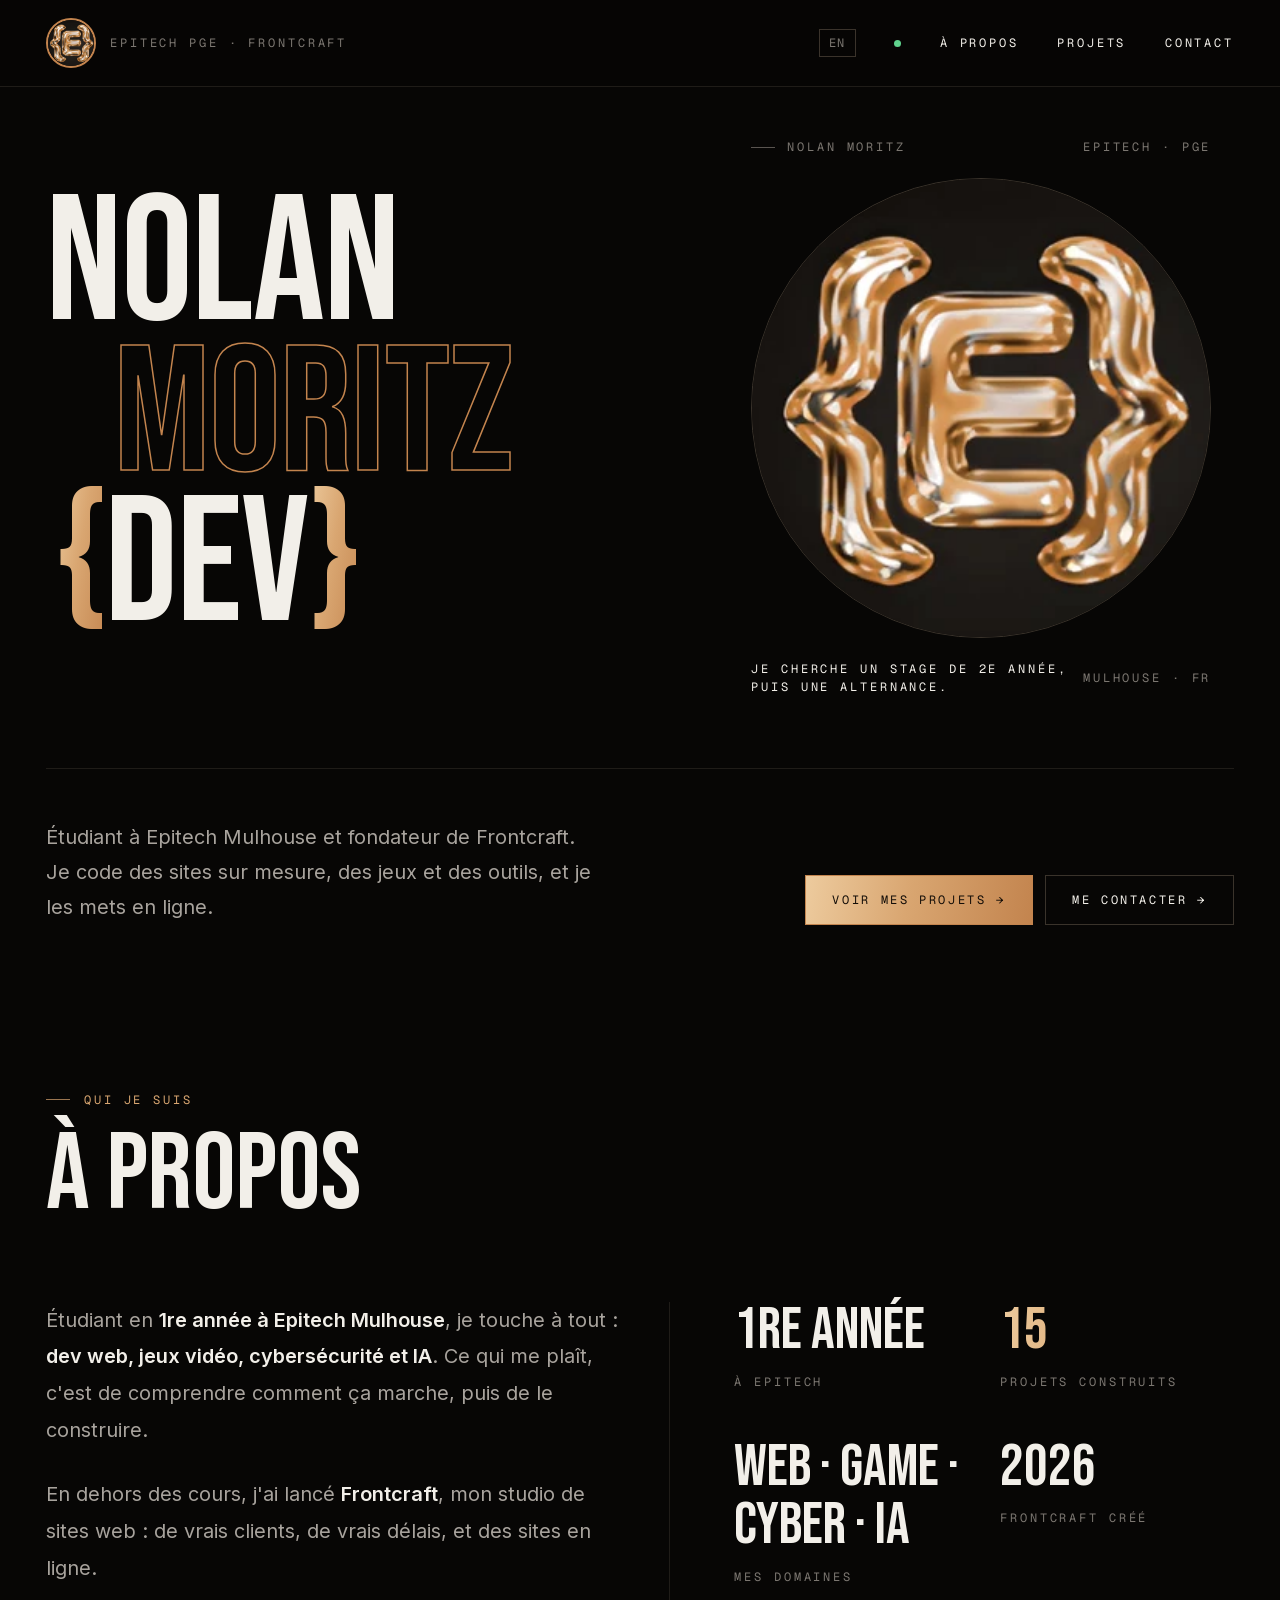
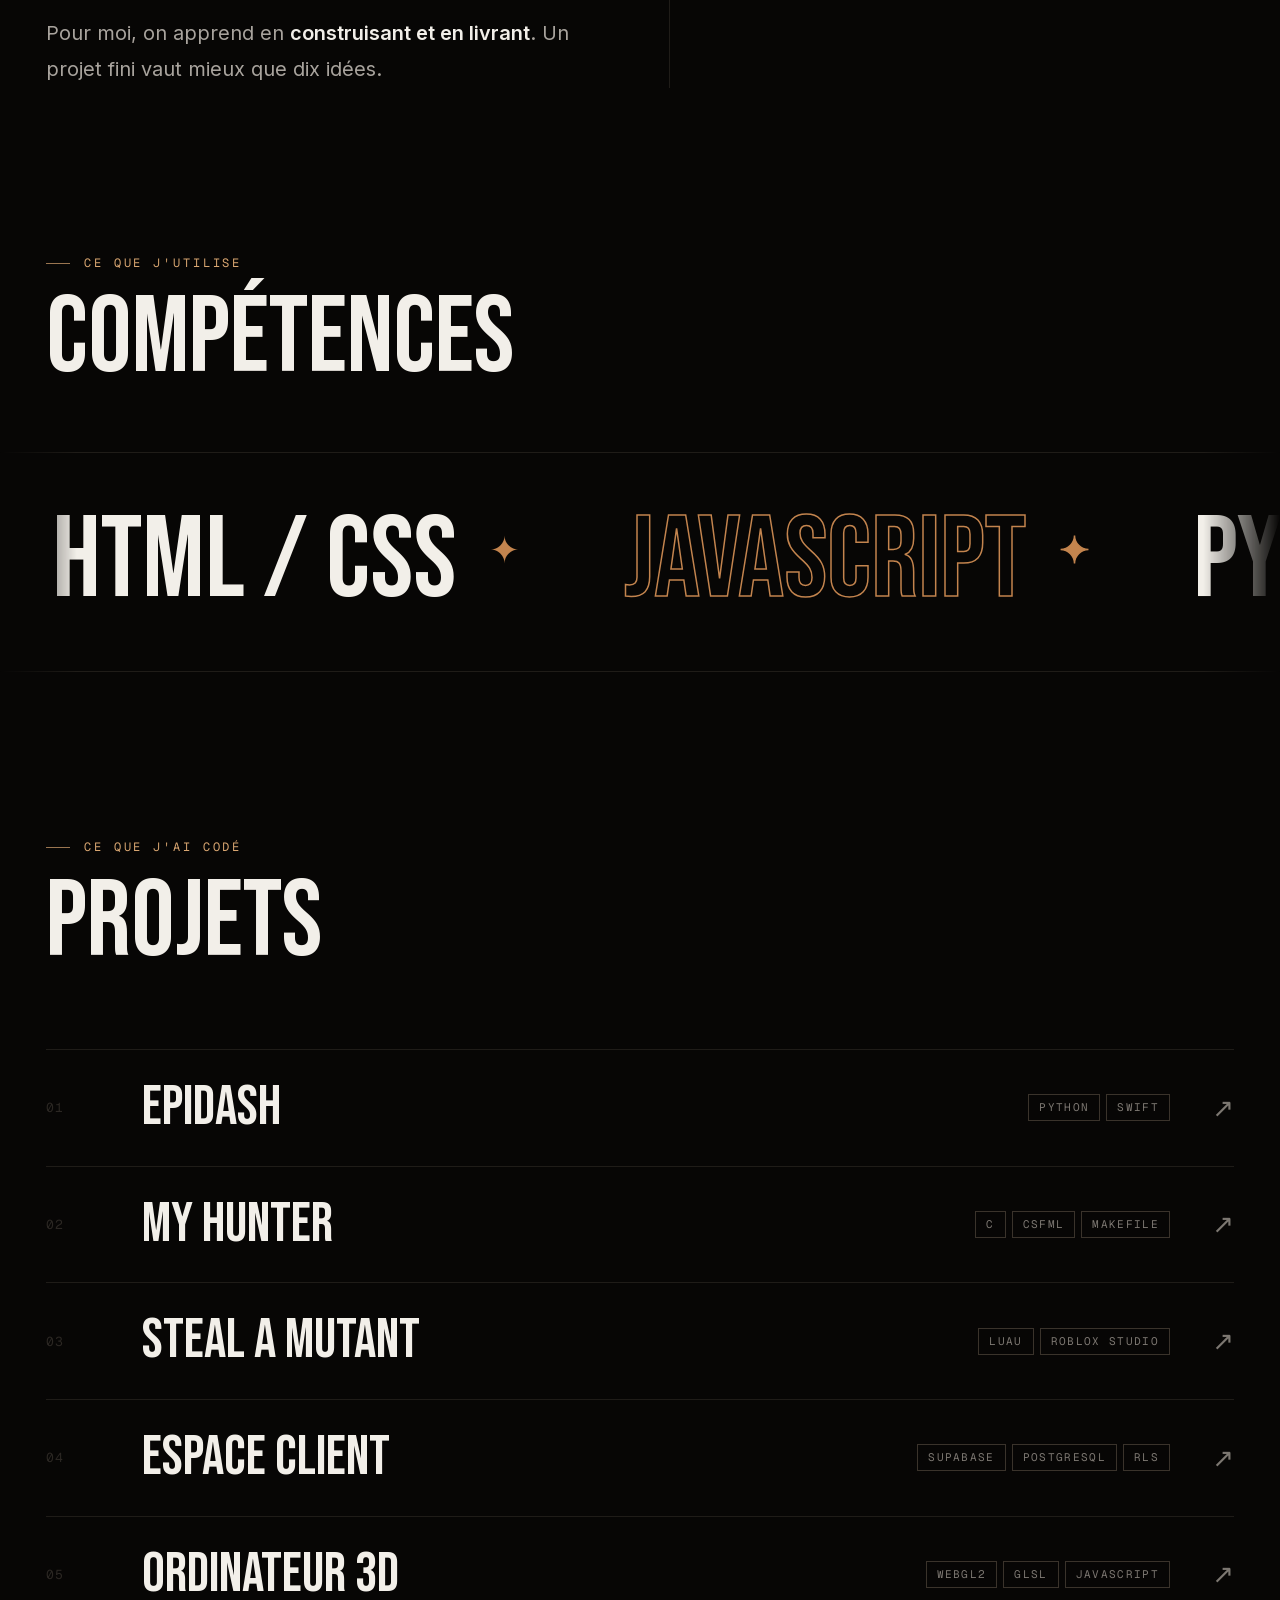
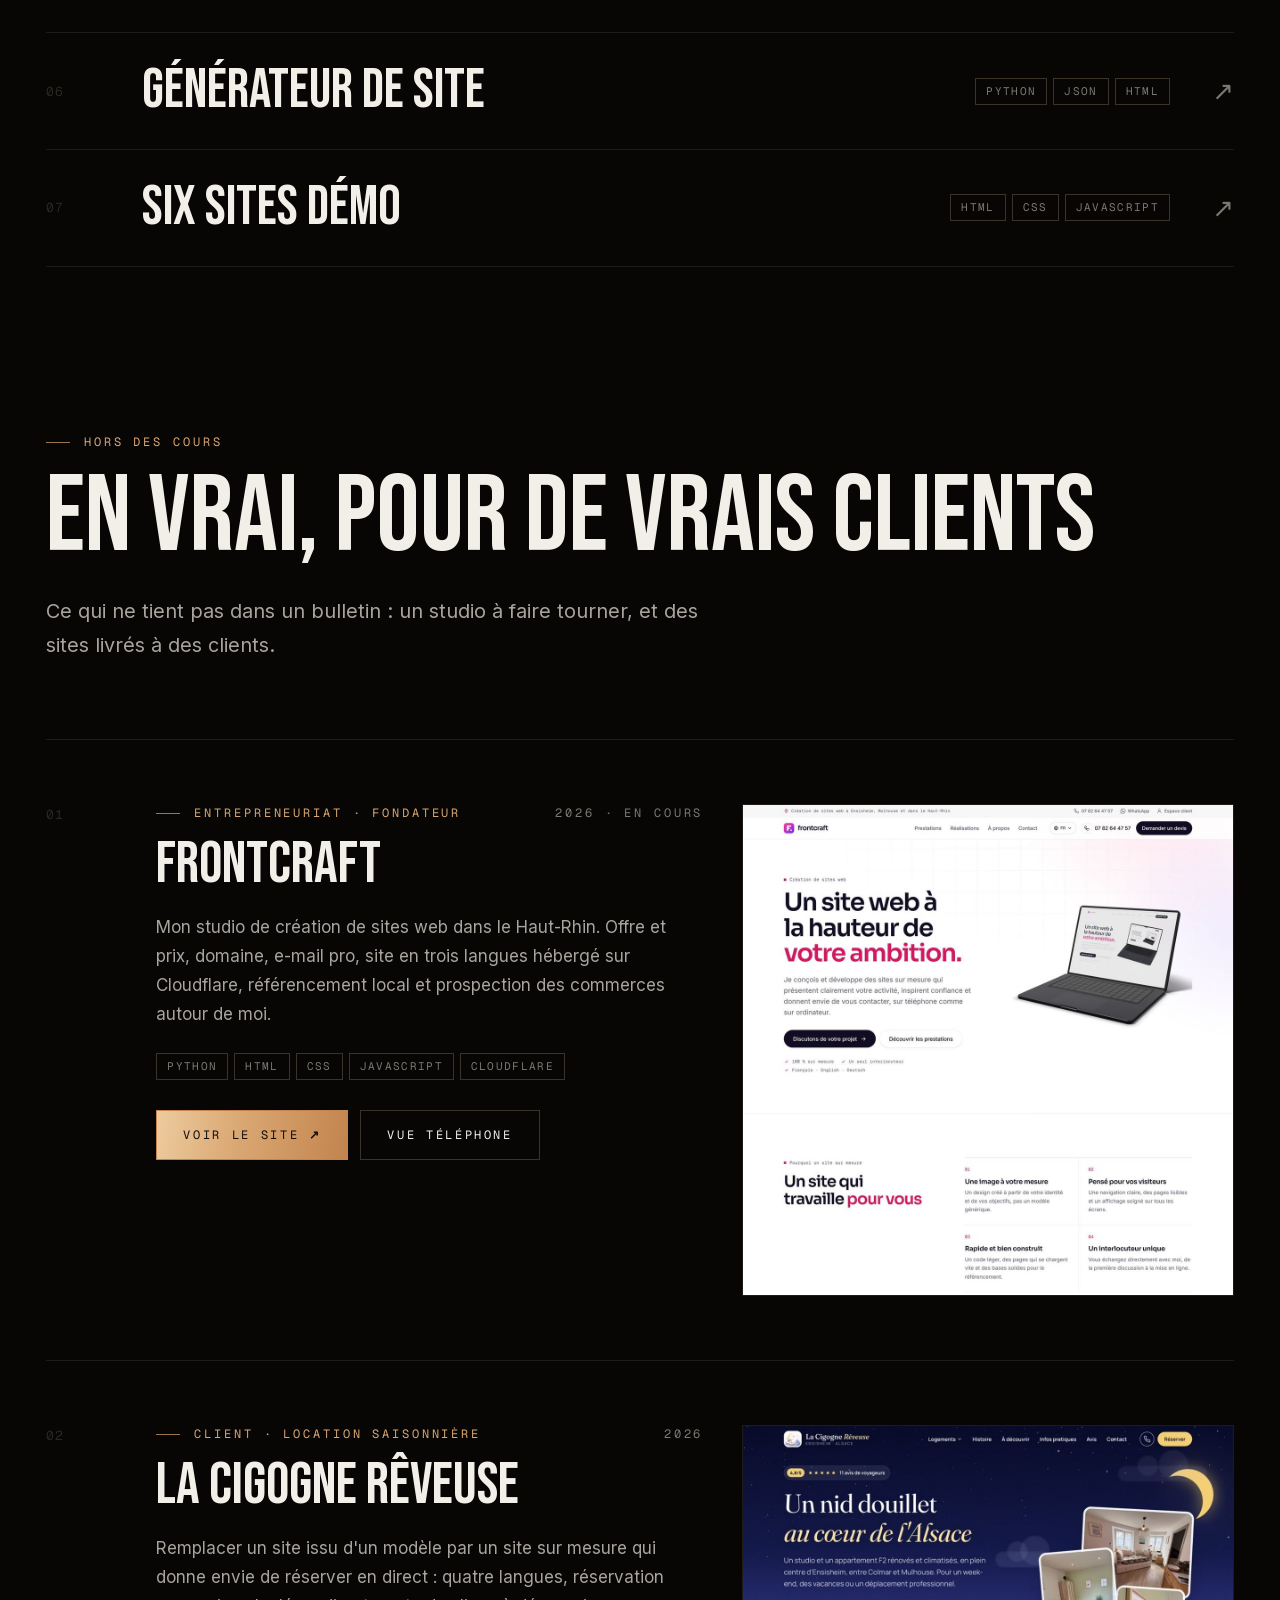
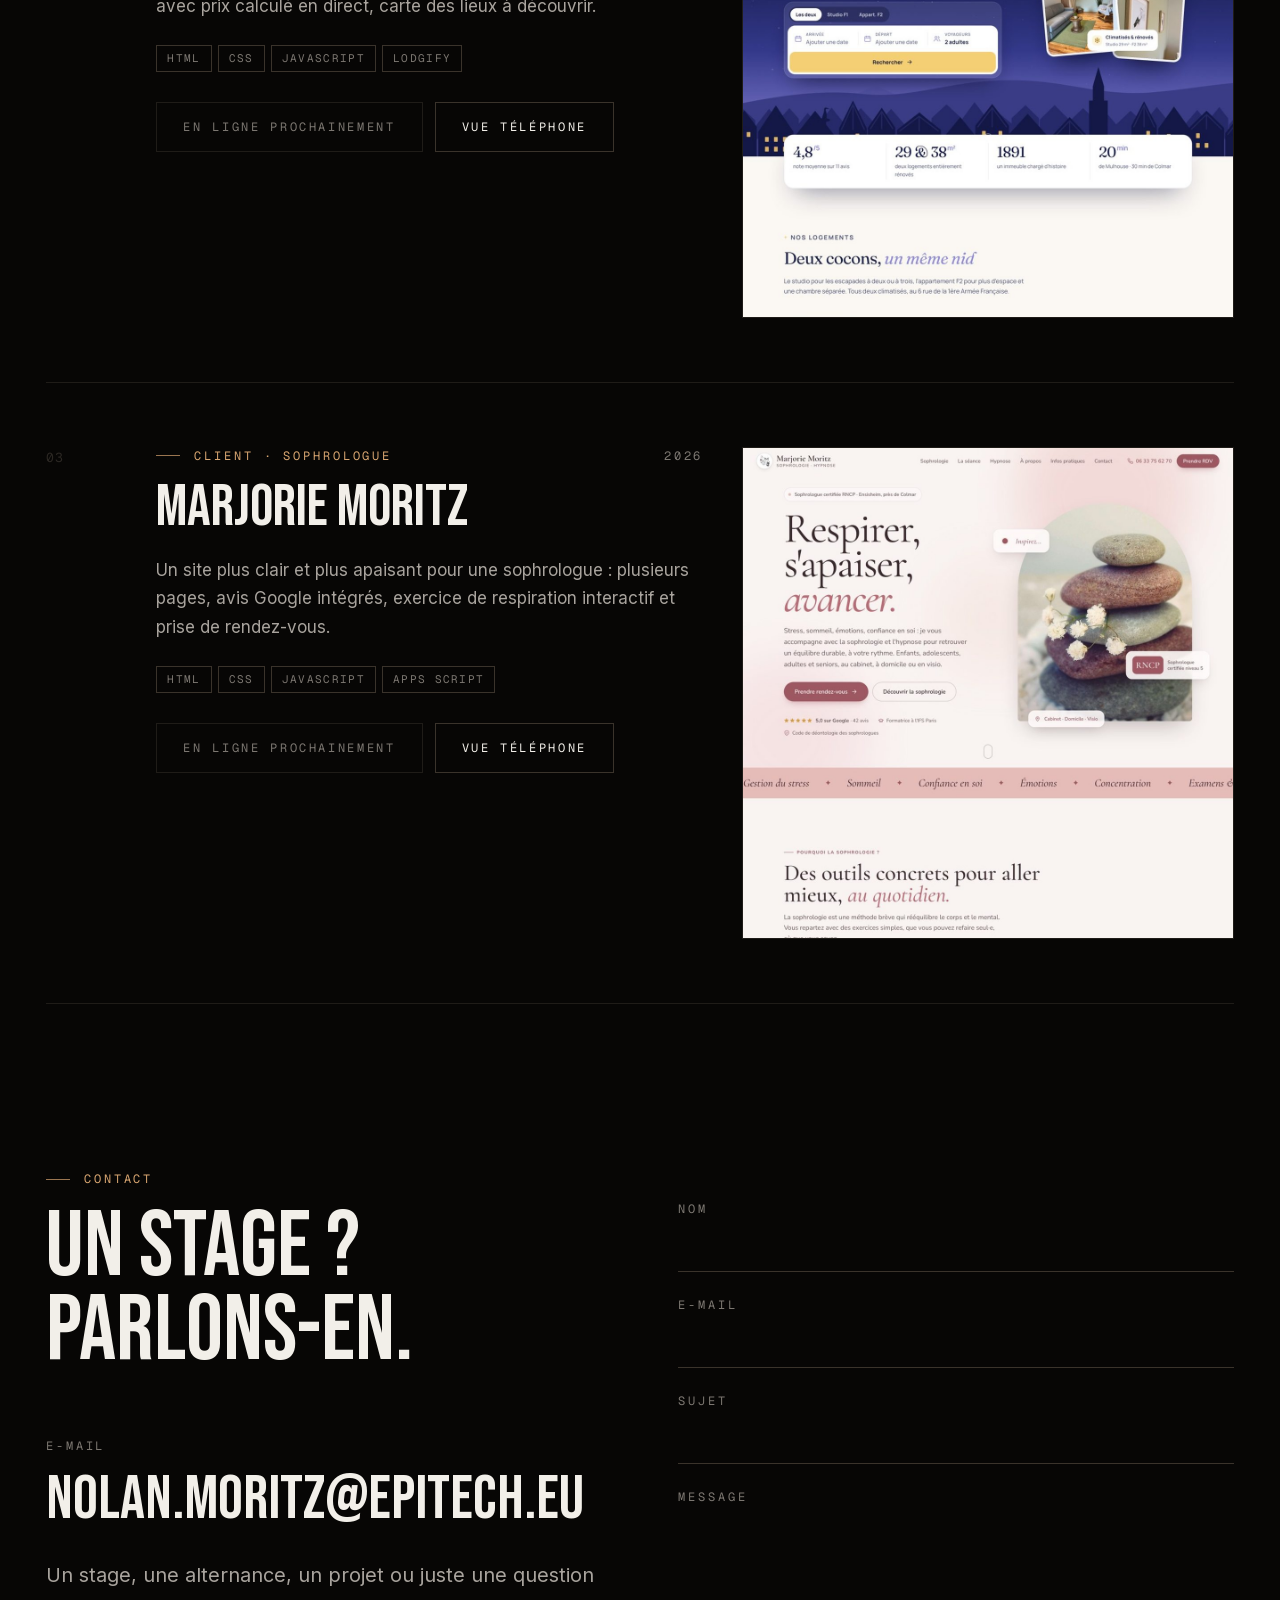
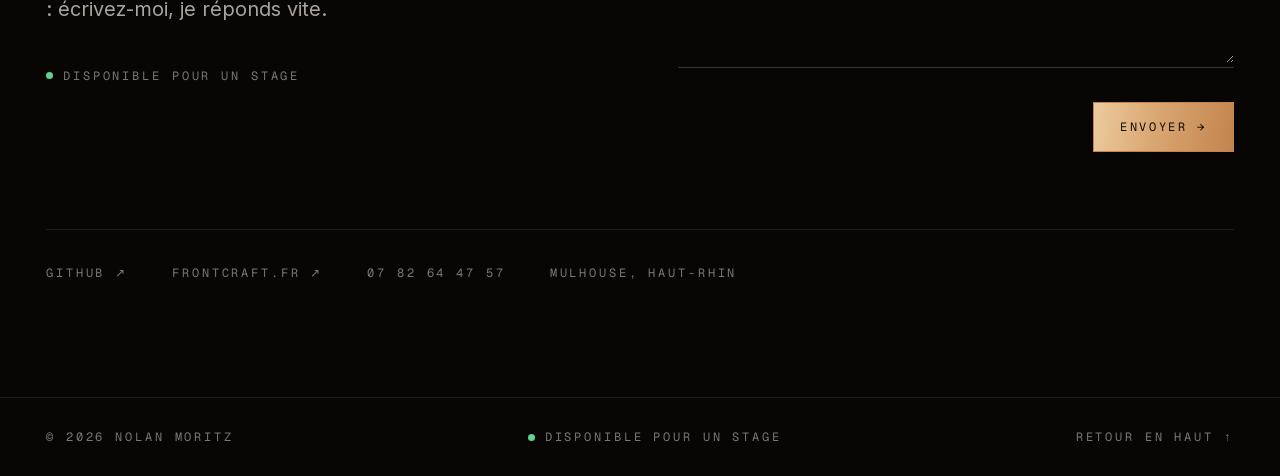
<file: index.html>
<!doctype html>
<html lang="fr">
<head>
<meta charset="utf-8">
<meta name="viewport" content="width=device-width, initial-scale=1">
<meta name="color-scheme" content="dark">
<meta name="theme-color" content="#070605">
<title>Nolan Moritz · Étudiant à Epitech, dev web, jeux et outils</title>
<meta name="description" content="Portfolio de Nolan Moritz, étudiant en 1re année à Epitech Mulhouse (PGE) et fondateur du studio web Frontcraft. Recherche un stage de 2e année.">
<meta property="og:title" content="Nolan Moritz · Étudiant à Epitech, dev web, jeux et outils">
<meta property="og:description" content="Portfolio de Nolan Moritz, étudiant en 1re année à Epitech Mulhouse (PGE) et fondateur du studio web Frontcraft. Recherche un stage de 2e année.">
<meta property="og:image" content="img/logo-e.webp">
<link rel="alternate" hreflang="fr" href="">
<link rel="alternate" hreflang="en" href="en/">
<link rel="preload" href="fonts/bebas-neue.woff2" as="font" type="font/woff2" crossorigin>
<link rel="preload" href="fonts/inter-latin.woff2" as="font" type="font/woff2" crossorigin>
<link rel="stylesheet" href="style.css">
<link rel="icon" href="img/logo-e.webp" type="image/webp">
<script>document.documentElement.classList.add('js')</script>
</head>
<body id="haut">
<a class="skip" href="#contenu">Aller au contenu</a>
<div class="progress" aria-hidden="true"></div>
<header class="top">
  <a class="brand" href="#haut" aria-label="Nolan Moritz"><span class="badge"><img src="img/logo-e.webp" alt="" width="320" height="320"></span><span class="k plain hide-m">Epitech PGE · Frontcraft</span></a>
  <nav class="nav" aria-label="Menu">
    <a class="lang" href="en/" hreflang="en" lang="en" aria-label="English">EN</a>
    <span class="live" title="Disponible pour un stage"><span class="sr">Disponible pour un stage</span></span>
    <a class="hide-m" href="#apropos">À propos</a><a class="hide-m" href="#projets">Projets</a><a class="hide-m" href="#contact">Contact</a>
  </nav>
</header>
<main id="contenu">
  <section class="hero wrap" aria-labelledby="h1">
    <h1 id="h1" class="name"><span class="l1">Nolan</span><span class="l2">Moritz</span><span class="l3"><b>{</b>Dev<b>}</b></span></h1>
    <figure class="portrait">
      <figcaption class="cap-top"><span class="k plain">Nolan Moritz</span><span class="k plain">Epitech · PGE</span></figcaption>
      <div class="disc"><img src="img/logo-e.webp" alt="Logo {E} de Nolan Moritz" width="320" height="320" fetchpriority="high"></div>
      <div class="cap-bot"><span class="k plain">Je cherche un stage de 2e année, puis une alternance.</span><span class="k plain">Mulhouse · FR</span></div>
    </figure>
    <div class="hero-foot">
      <p class="intro">Étudiant à Epitech Mulhouse et fondateur de Frontcraft. Je code des sites sur mesure, des jeux et des outils, et je les mets en ligne.</p>
      <div class="btns"><a class="sq" href="#projets">Voir mes projets →</a><a class="sq ghost" href="#contact">Me contacter →</a></div>
    </div>
  </section>

  <section class="sec wrap about" id="apropos" aria-labelledby="about-h">
    <p class="k ">Qui je suis</p><h2 id="about-h">À propos</h2>
    <div class="about-grid">
      <div class="about-text"><p>Étudiant en <strong>1re année à Epitech Mulhouse</strong>, je touche à tout : <strong>dev web, jeux vidéo, cybersécurité et IA</strong>. Ce qui me plaît, c'est de comprendre comment ça marche, puis de le construire.</p><p>En dehors des cours, j'ai lancé <strong>Frontcraft</strong>, mon studio de sites web : de vrais clients, de vrais délais, et des sites en ligne.</p><p>Pour moi, on apprend en <strong>construisant et en livrant</strong>. Un projet fini vaut mieux que dix idées.</p></div>
      <div class="stats"><div class="stat" data-rise style="--i:0"><p class="big">1re année</p><p class="k plain">À Epitech</p></div><div class="stat" data-rise style="--i:1"><p class="big">15</p><p class="k plain">Projets construits</p></div><div class="stat" data-rise style="--i:2"><p class="big">Web · Game · Cyber · IA</p><p class="k plain">Mes domaines</p></div><div class="stat" data-rise style="--i:3"><p class="big">2026</p><p class="k plain">Frontcraft créé</p></div></div>
    </div>
  </section>

  <section class="sec skills" aria-labelledby="skills-h">
    <div class="wrap"><p class="k ">Ce que j&#x27;utilise</p><h2 id="skills-h">Compétences</h2></div>
    <div class="marquee"><div class="track"><span>HTML / CSS</span><span>JavaScript</span><span>Python</span><span>C / CSFML</span><span>Luau / Roblox</span><span>Supabase / SQL</span><span>WebGL / GLSL</span><span>Swift</span><span>Git / Linux</span><span>Claude / IA</span></div><div class="track" aria-hidden="true"><span>HTML / CSS</span><span>JavaScript</span><span>Python</span><span>C / CSFML</span><span>Luau / Roblox</span><span>Supabase / SQL</span><span>WebGL / GLSL</span><span>Swift</span><span>Git / Linux</span><span>Claude / IA</span></div></div>
  </section>

  <section class="sec wrap" id="projets" aria-labelledby="proj-h">
    <p class="k ">Ce que j&#x27;ai codé</p><h2 id="proj-h">Projets</h2>
    <div class="rows"><details class="row" data-rise>
      <summary><span class="num">01</span><span class="title">Epidash</span><ul class="chips"><li>Python</li><li>Swift</li></ul><span class="arrow" aria-hidden="true">↗</span></summary>
      <div class="body"><p class="k ">Outil perso · macOS</p><p>Mon tableau de bord Epitech : projets, crédits et planning, au même endroit.</p></div>
      <div class="preview" aria-hidden="true"><p class="k ">Outil perso · macOS</p><p class="pt">Epidash</p><p class="pd">Mon tableau de bord Epitech : projets, crédits et planning, au même endroit.</p></div>
    </details><details class="row" data-rise>
      <summary><span class="num">02</span><span class="title">My Hunter</span><ul class="chips"><li>C</li><li>CSFML</li><li>Makefile</li></ul><span class="arrow" aria-hidden="true">↗</span></summary>
      <div class="body"><p class="k ">Projet Epitech · Jeu</p><p>Un jeu de tir en C, codé avec la CSFML : boucle de jeu, sprites, événements souris.</p></div>
      <div class="preview" aria-hidden="true"><p class="k ">Projet Epitech · Jeu</p><p class="pt">My Hunter</p><p class="pd">Un jeu de tir en C, codé avec la CSFML : boucle de jeu, sprites, événements souris.</p></div>
    </details><details class="row" data-rise>
      <summary><span class="num">03</span><span class="title">Steal a Mutant</span><ul class="chips"><li>Luau</li><li>Roblox Studio</li></ul><span class="arrow" aria-hidden="true">↗</span></summary>
      <div class="body"><p class="k ">Jeu Roblox</p><p>Un jeu Roblox que je code en Luau, du gameplay aux scripts serveur.</p></div>
      <div class="preview" aria-hidden="true"><p class="k ">Jeu Roblox</p><p class="pt">Steal a Mutant</p><p class="pd">Un jeu Roblox que je code en Luau, du gameplay aux scripts serveur.</p></div>
    </details><details class="row" data-rise>
      <summary><span class="num">04</span><span class="title">Espace client</span><ul class="chips"><li>Supabase</li><li>PostgreSQL</li><li>RLS</li></ul><span class="arrow" aria-hidden="true">↗</span></summary>
      <div class="body"><p class="k ">Web · Sécurité</p><p>Connexion par lien e-mail, et des règles de sécurité par ligne : chaque client ne voit que son propre projet.</p></div>
      <div class="preview" aria-hidden="true"><p class="k ">Web · Sécurité</p><p class="pt">Espace client</p><p class="pd">Connexion par lien e-mail, et des règles de sécurité par ligne : chaque client ne voit que son propre projet.</p></div>
    </details><details class="row" data-rise>
      <summary><span class="num">05</span><span class="title">Ordinateur 3D</span><ul class="chips"><li>WebGL2</li><li>GLSL</li><li>JavaScript</li></ul><span class="arrow" aria-hidden="true">↗</span></summary>
      <div class="body"><p class="k ">Web · Graphisme</p><p>Un ordinateur portable en 3D dessiné entièrement par un shader (ray marching), sans bibliothèque. Sur l&#x27;accueil de frontcraft.fr.</p><p><a class="link" href="https://frontcraft.fr" target="_blank" rel="noopener">Ouvrir ↗</a></p></div>
      <div class="preview" aria-hidden="true"><p class="k ">Web · Graphisme</p><p class="pt">Ordinateur 3D</p><p class="pd">Un ordinateur portable en 3D dessiné entièrement par un shader (ray marching), sans bibliothèque. Sur l&#x27;accueil de frontcraft.fr.</p></div>
    </details><details class="row" data-rise>
      <summary><span class="num">06</span><span class="title">Générateur de site</span><ul class="chips"><li>Python</li><li>JSON</li><li>HTML</li></ul><span class="arrow" aria-hidden="true">↗</span></summary>
      <div class="body"><p class="k ">Outil · Multilingue</p><p>Mon générateur de site statique : pages, traductions FR, EN, DE, liens hreflang et sitemap à partir de modèles.</p></div>
      <div class="preview" aria-hidden="true"><p class="k ">Outil · Multilingue</p><p class="pt">Générateur de site</p><p class="pd">Mon générateur de site statique : pages, traductions FR, EN, DE, liens hreflang et sitemap à partir de modèles.</p></div>
    </details><details class="row" data-rise>
      <summary><span class="num">07</span><span class="title">Six sites démo</span><ul class="chips"><li>HTML</li><li>CSS</li><li>JavaScript</li></ul><span class="arrow" aria-hidden="true">↗</span></summary>
      <div class="body"><p class="k ">Web · Projets concept</p><p>Restaurant, boutique, appli de rendez-vous, photographe, salle de sport : six sites complets aux marques fictives.</p><div class="demos"><a href="https://frontcraft.fr/demos/restaurant/" target="_blank" rel="noopener"><span class="thumb"><img src="img/demo-restaurant.jpg" alt="" width="1000" height="750" loading="lazy"></span>Maison Opale</a><a href="https://frontcraft.fr/demos/mode/" target="_blank" rel="noopener"><span class="thumb"><img src="img/demo-mode.jpg" alt="" width="1000" height="750" loading="lazy"></span>Atelier Nuance</a><a href="https://frontcraft.fr/demos/agenda/" target="_blank" rel="noopener"><span class="thumb"><img src="img/demo-agenda.jpg" alt="" width="1000" height="750" loading="lazy"></span>Créneau</a><a href="https://frontcraft.fr/demos/meditation/" target="_blank" rel="noopener"><span class="thumb"><img src="img/demo-meditation.jpg" alt="" width="1000" height="750" loading="lazy"></span>Nuit claire</a><a href="https://frontcraft.fr/demos/photographe/" target="_blank" rel="noopener"><span class="thumb"><img src="img/demo-photographe.jpg" alt="" width="1000" height="750" loading="lazy"></span>Heure Bleue</a><a href="https://frontcraft.fr/demos/sport/" target="_blank" rel="noopener"><span class="thumb"><img src="img/demo-sport.jpg" alt="" width="1000" height="750" loading="lazy"></span>Kinetik Club</a></div><p><a class="link" href="https://frontcraft.fr/demos/restaurant/" target="_blank" rel="noopener">Ouvrir ↗</a></p></div>
      <div class="preview" aria-hidden="true"><img src="img/demo-restaurant.jpg" alt="" width="1000" height="750" loading="lazy"><p class="k ">Web · Projets concept</p><p class="pt">Six sites démo</p><p class="pd">Restaurant, boutique, appli de rendez-vous, photographe, salle de sport : six sites complets aux marques fictives.</p></div>
    </details></div>
  </section>

  <section class="sec wrap" id="hors" aria-labelledby="out-h">
    <p class="k ">Hors des cours</p><h2 id="out-h">En vrai, pour de vrais clients</h2>
    <p class="lede">Ce qui ne tient pas dans un bulletin : un studio à faire tourner, et des sites livrés à des clients.</p>
    <div class="ventures"><article class="venture" data-rise>
      <span class="num">01</span>
      <div class="v-text">
        <div class="v-head"><p class="k ">Entrepreneuriat · Fondateur</p><p class="k when">2026 · En cours</p></div>
        <h3>Frontcraft</h3><p>Mon studio de création de sites web dans le Haut-Rhin. Offre et prix, domaine, e-mail pro, site en trois langues hébergé sur Cloudflare, référencement local et prospection des commerces autour de moi.</p><ul class="chips"><li>Python</li><li>HTML</li><li>CSS</li><li>JavaScript</li><li>Cloudflare</li></ul>
        <div class="btns"><a class="sq" href="https://frontcraft.fr" target="_blank" rel="noopener">Voir le site ↗</a><button type="button" class="sq ghost" data-view-btn data-phone="Vue téléphone" data-desk="Vue ordinateur" aria-pressed="false">Vue téléphone</button></div>
      </div>
      <div class="v-shot" data-view="desk">
        <img class="desk" src="img/frontcraft-ordinateur.jpg" alt="Accueil de frontcraft.fr sur ordinateur." width="1100" height="1100" loading="lazy">
        <img class="phone" src="img/frontcraft-telephone.jpg" alt="Accueil de frontcraft.fr sur téléphone." width="520" height="1040" loading="lazy">
      </div>
    </article><article class="venture" data-rise>
      <span class="num">02</span>
      <div class="v-text">
        <div class="v-head"><p class="k ">Client · Location saisonnière</p><p class="k when">2026</p></div>
        <h3>La Cigogne Rêveuse</h3><p>Remplacer un site issu d&#x27;un modèle par un site sur mesure qui donne envie de réserver en direct : quatre langues, réservation avec prix calculé en direct, carte des lieux à découvrir.</p><ul class="chips"><li>HTML</li><li>CSS</li><li>JavaScript</li><li>Lodgify</li></ul>
        <div class="btns"><span class="sq off">En ligne prochainement</span><button type="button" class="sq ghost" data-view-btn data-phone="Vue téléphone" data-desk="Vue ordinateur" aria-pressed="false">Vue téléphone</button></div>
      </div>
      <div class="v-shot" data-view="desk">
        <img class="desk" src="img/cigogne-ordinateur.jpg" alt="Accueil de La Cigogne Rêveuse sur ordinateur." width="1100" height="1100" loading="lazy">
        <img class="phone" src="img/cigogne-telephone.jpg" alt="La Cigogne Rêveuse sur téléphone." width="520" height="1040" loading="lazy">
      </div>
    </article><article class="venture" data-rise>
      <span class="num">03</span>
      <div class="v-text">
        <div class="v-head"><p class="k ">Client · Sophrologue</p><p class="k when">2026</p></div>
        <h3>Marjorie Moritz</h3><p>Un site plus clair et plus apaisant pour une sophrologue : plusieurs pages, avis Google intégrés, exercice de respiration interactif et prise de rendez-vous.</p><ul class="chips"><li>HTML</li><li>CSS</li><li>JavaScript</li><li>Apps Script</li></ul>
        <div class="btns"><span class="sq off">En ligne prochainement</span><button type="button" class="sq ghost" data-view-btn data-phone="Vue téléphone" data-desk="Vue ordinateur" aria-pressed="false">Vue téléphone</button></div>
      </div>
      <div class="v-shot" data-view="desk">
        <img class="desk" src="img/marjorie-ordinateur.jpg" alt="Accueil du site de Marjorie Moritz sur ordinateur." width="1100" height="1100" loading="lazy">
        <img class="phone" src="img/marjorie-telephone.jpg" alt="Le site de Marjorie Moritz sur téléphone." width="520" height="1040" loading="lazy">
      </div>
    </article></div>
  </section>

  <section class="sec wrap contact" id="contact" aria-labelledby="contact-h">
    <div class="c-left">
      <p class="k ">Contact</p><h2 id="contact-h">Un stage ? Parlons-en.</h2>
      <p class="k plain gap">E-mail</p><a class="mail" href="mailto:nolan.moritz@epitech.eu">nolan.moritz@epitech.eu</a>
      <p class="lede">Un stage, une alternance, un projet ou juste une question : écrivez-moi, je réponds vite.</p>
      <p class="k plain avail"><span class="dot" aria-hidden="true"></span>Disponible pour un stage</p>
    </div>
    <form class="c-form" data-mailto="nolan.moritz@epitech.eu" action="mailto:nolan.moritz@epitech.eu" method="post" enctype="text/plain">
      <label><span class="k plain">Nom</span><input name="nom" autocomplete="name" required></label>
      <label><span class="k plain">E-mail</span><input name="email" type="email" autocomplete="email" required></label>
      <label><span class="k plain">Sujet</span><input name="sujet"></label>
      <label><span class="k plain">Message</span><textarea name="message" rows="5" required></textarea></label>
      <button class="sq" type="submit">Envoyer →</button>
    </form>
    <ul class="links">
      <li><a class="k plain" href="https://github.com/nolanmrtz" target="_blank" rel="noopener">GitHub ↗</a></li>
      <li><a class="k plain" href="https://frontcraft.fr" target="_blank" rel="noopener">frontcraft.fr ↗</a></li>
      <li><a class="k plain" href="tel:+33782644757">07 82 64 47 57</a></li>
      <li class="k plain">Mulhouse, Haut-Rhin</li>
    </ul>
  </section>
</main>
<footer class="foot wrap"><span class="k plain">© 2026 Nolan Moritz</span><span class="k plain avail"><span class="dot" aria-hidden="true"></span>Disponible pour un stage</span><a class="k plain" href="#haut">Retour en haut ↑</a></footer>
<script src="main.js" defer></script>
</body></html>
</file>
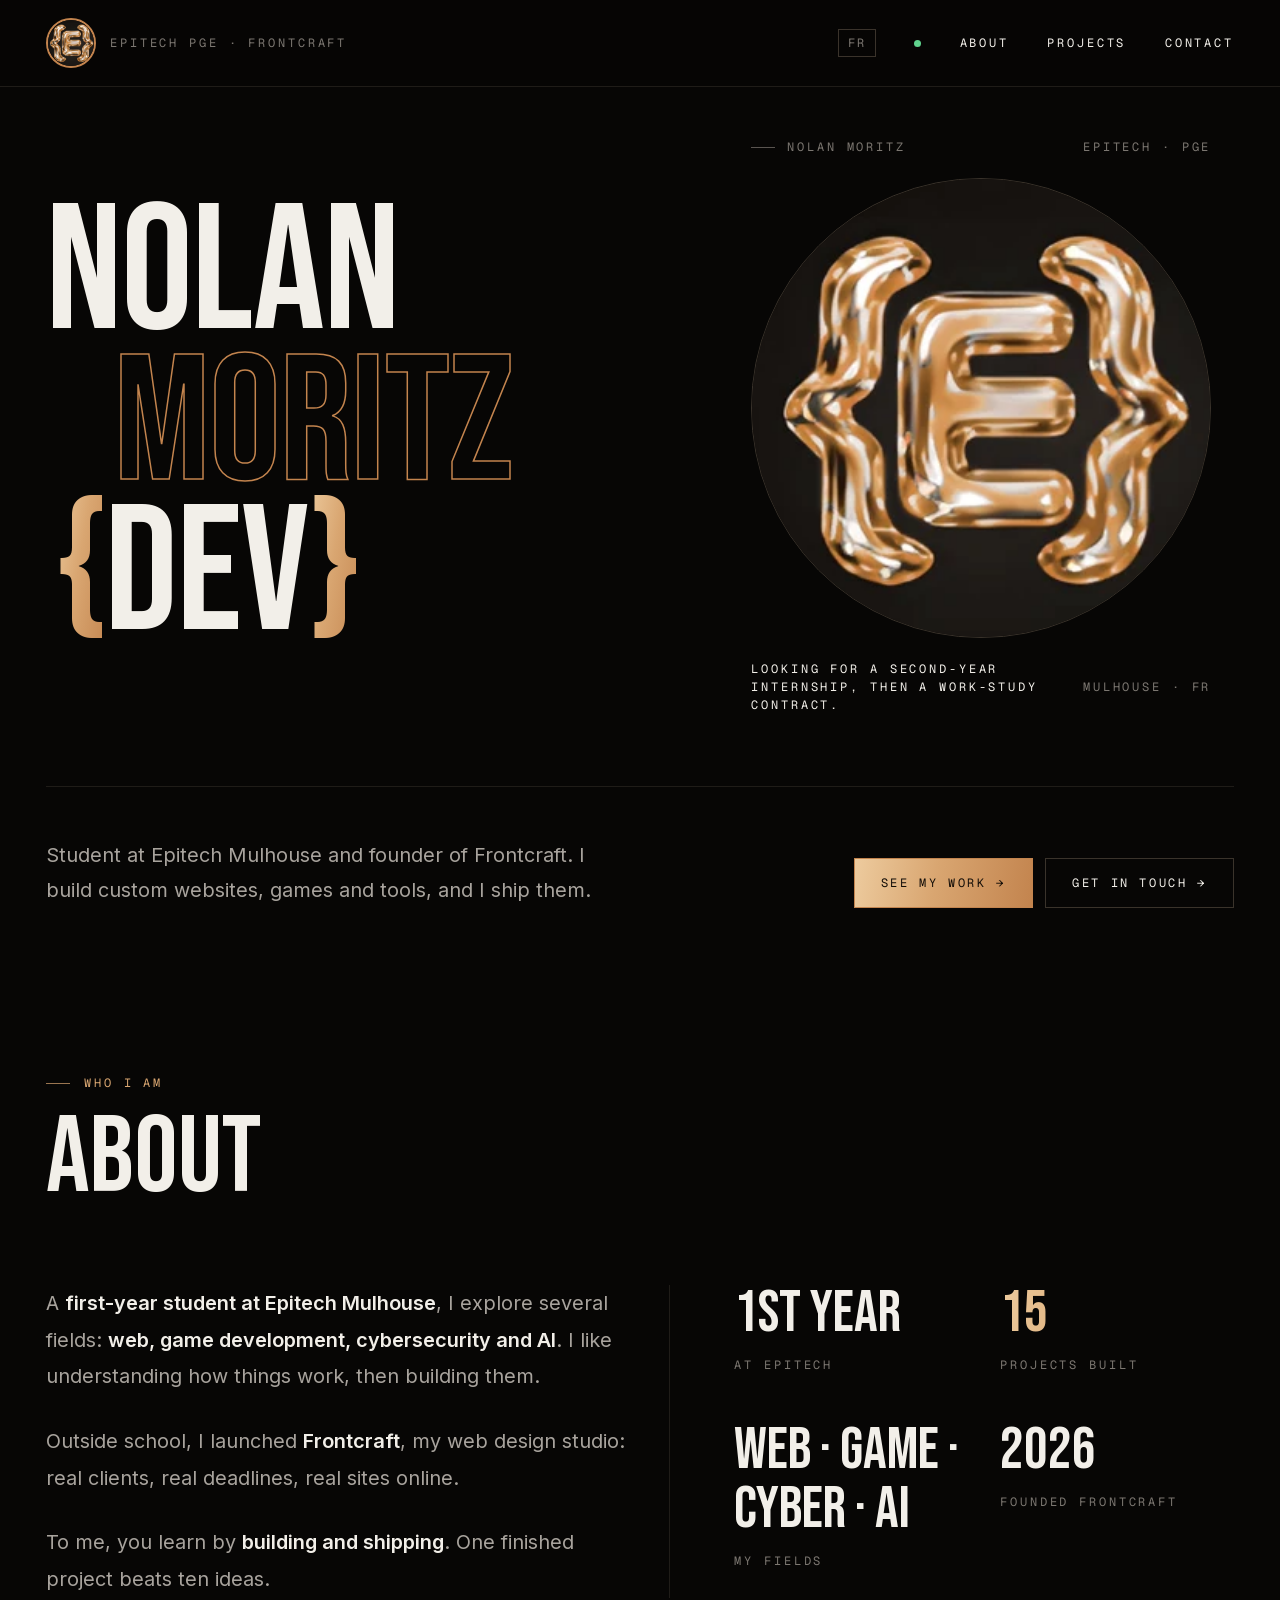
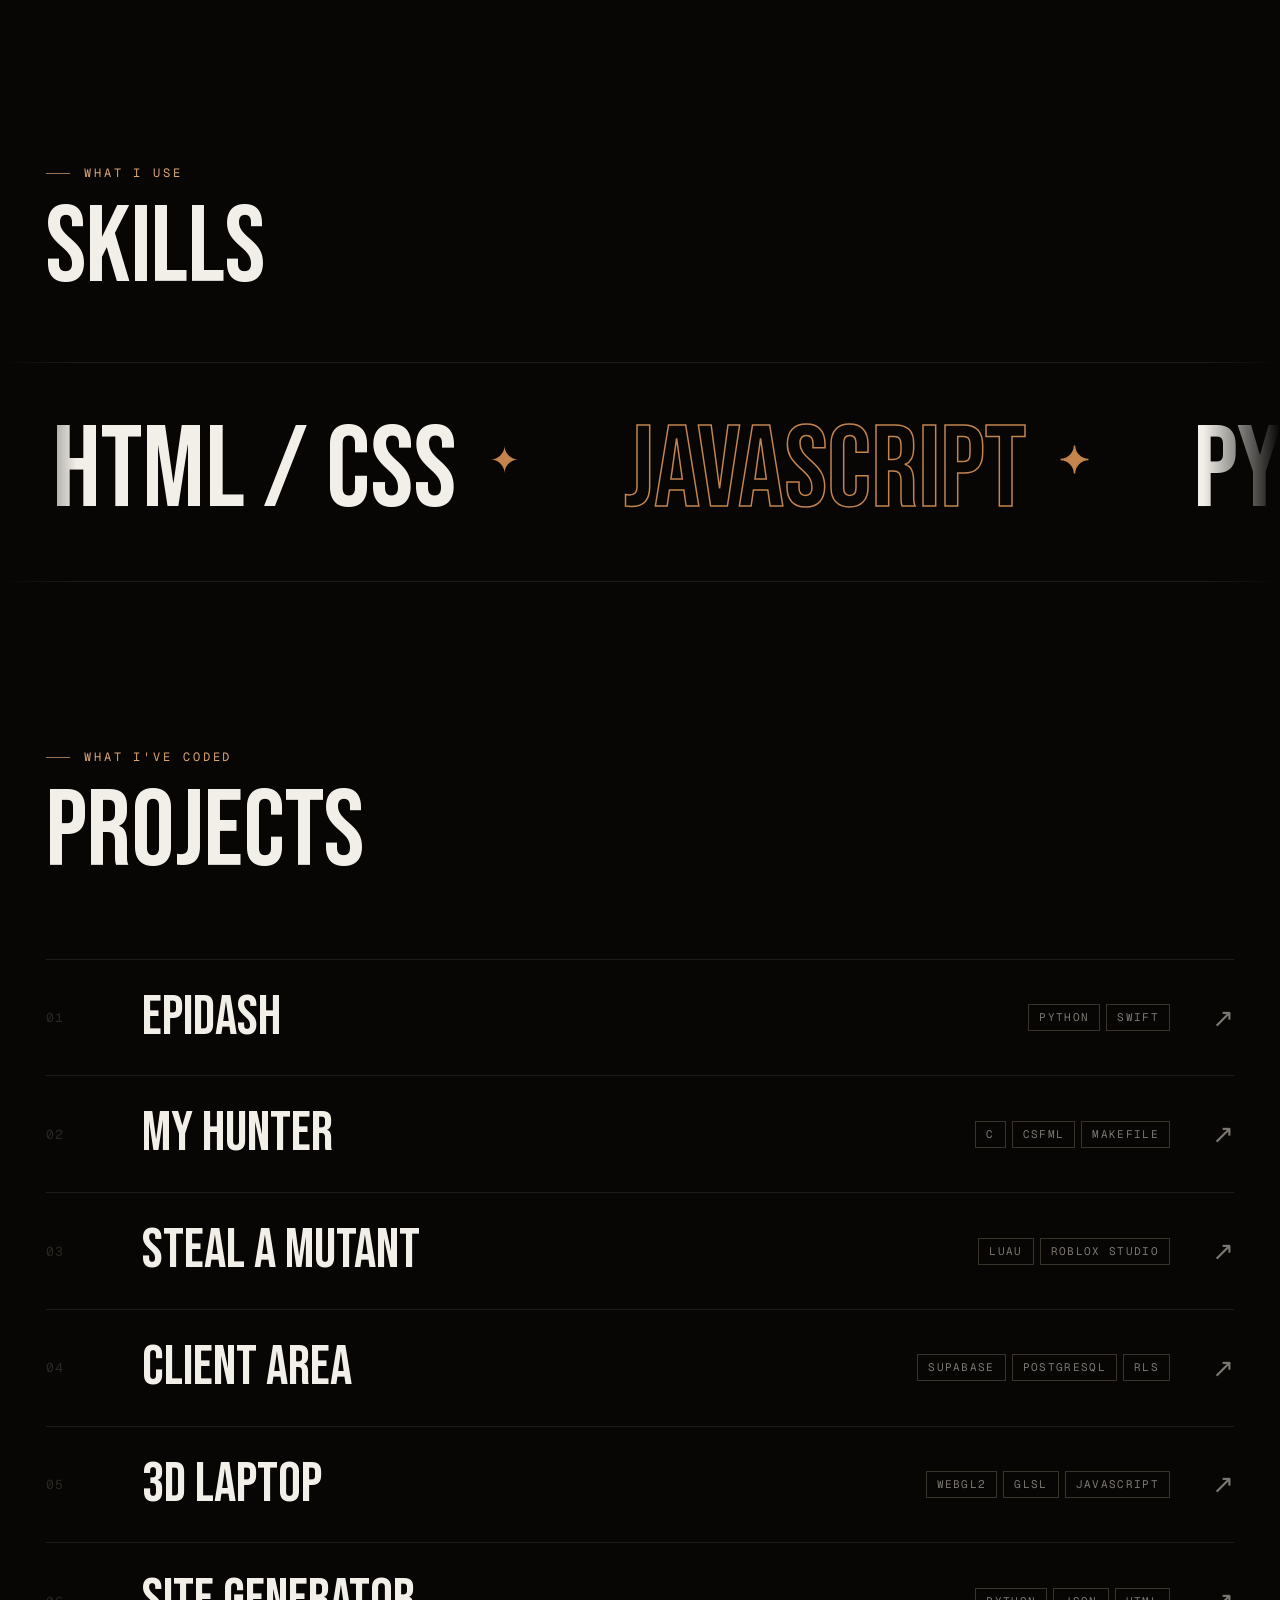
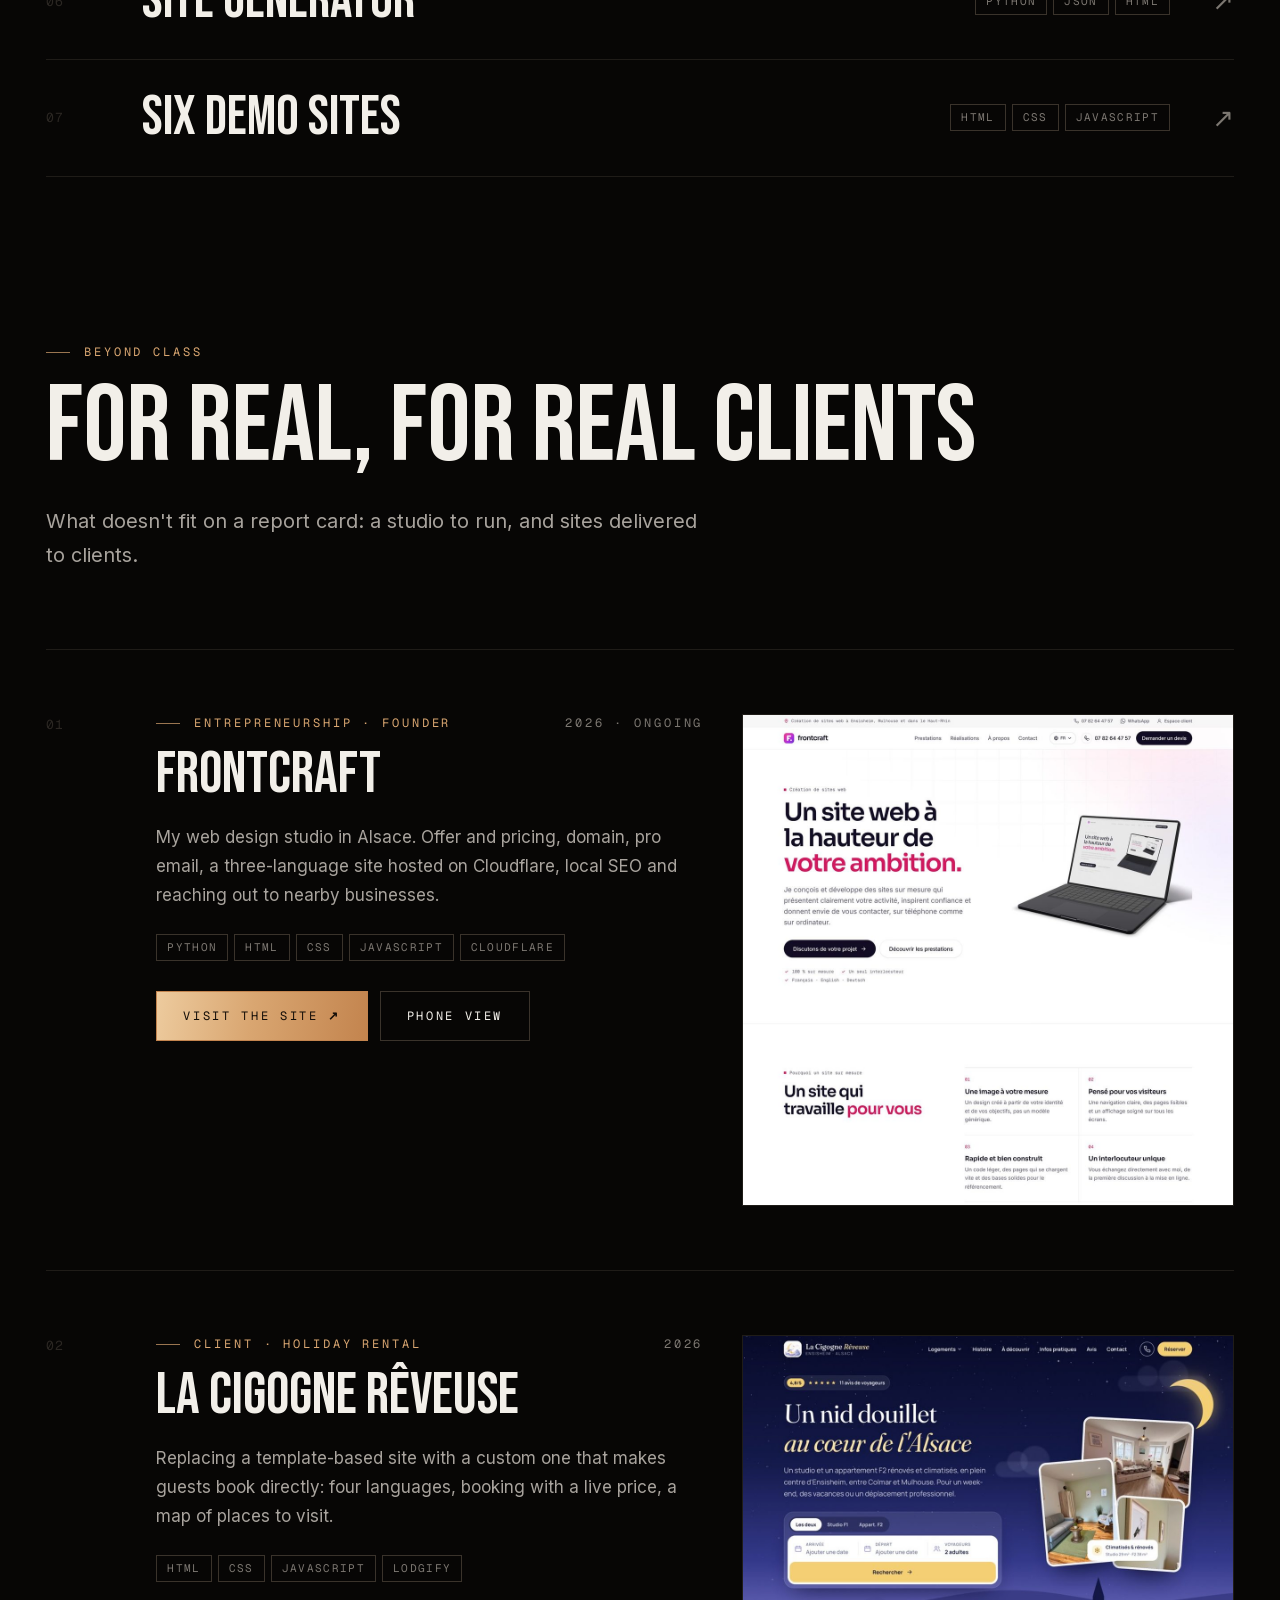
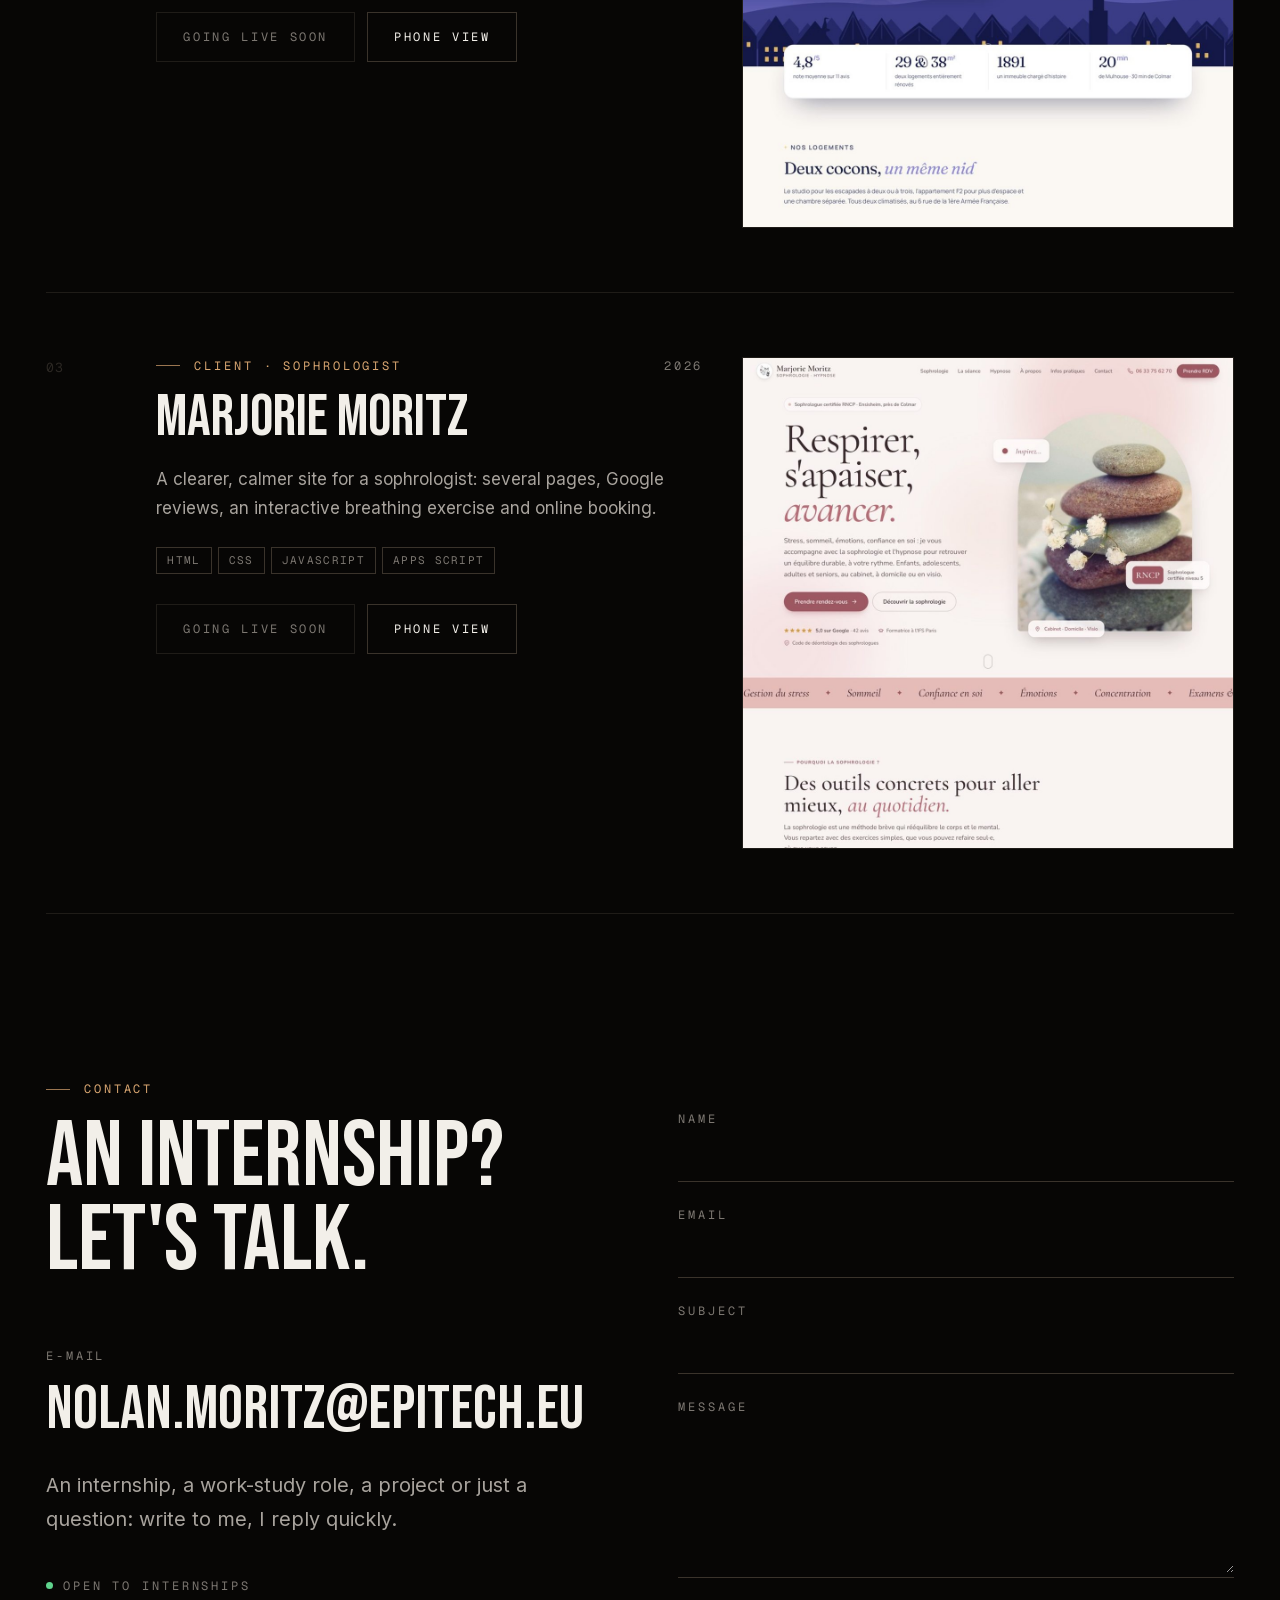
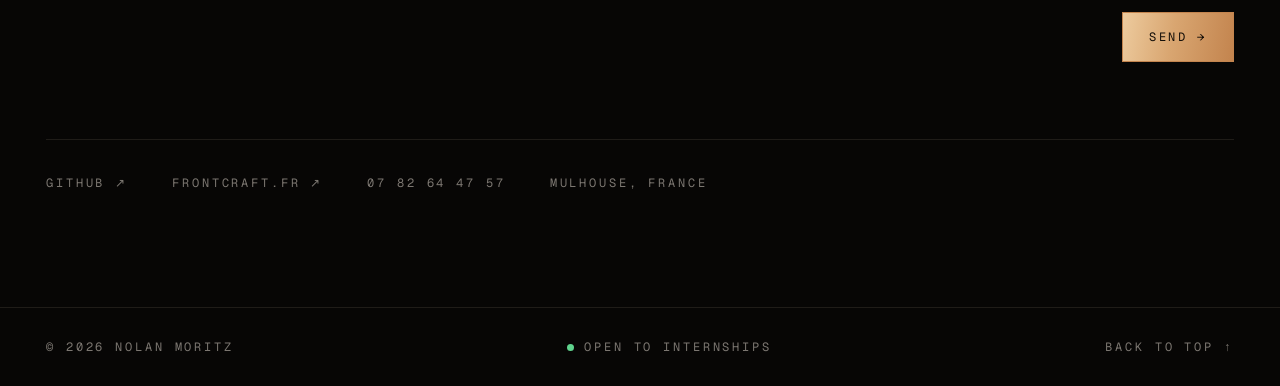
<file: en/index.html>
<!doctype html>
<html lang="en">
<head>
<meta charset="utf-8">
<meta name="viewport" content="width=device-width, initial-scale=1">
<meta name="color-scheme" content="dark">
<meta name="theme-color" content="#070605">
<title>Nolan Moritz · Epitech student, web, games and tools</title>
<meta name="description" content="Portfolio of Nolan Moritz, first-year student at Epitech Mulhouse (PGE) and founder of the Frontcraft web studio. Looking for a second-year internship.">
<meta property="og:title" content="Nolan Moritz · Epitech student, web, games and tools">
<meta property="og:description" content="Portfolio of Nolan Moritz, first-year student at Epitech Mulhouse (PGE) and founder of the Frontcraft web studio. Looking for a second-year internship.">
<meta property="og:image" content="../img/logo-e.webp">
<link rel="alternate" hreflang="fr" href="../">
<link rel="alternate" hreflang="en" href="../en/">
<link rel="preload" href="../fonts/bebas-neue.woff2" as="font" type="font/woff2" crossorigin>
<link rel="preload" href="../fonts/inter-latin.woff2" as="font" type="font/woff2" crossorigin>
<link rel="stylesheet" href="../style.css">
<link rel="icon" href="../img/logo-e.webp" type="image/webp">
<script>document.documentElement.classList.add('js')</script>
</head>
<body id="haut">
<a class="skip" href="#contenu">Skip to content</a>
<div class="progress" aria-hidden="true"></div>
<header class="top">
  <a class="brand" href="#haut" aria-label="Nolan Moritz"><span class="badge"><img src="../img/logo-e.webp" alt="" width="320" height="320"></span><span class="k plain hide-m">Epitech PGE · Frontcraft</span></a>
  <nav class="nav" aria-label="Menu">
    <a class="lang" href="../" hreflang="fr" lang="fr" aria-label="Français">FR</a>
    <span class="live" title="Open to internships"><span class="sr">Open to internships</span></span>
    <a class="hide-m" href="#apropos">About</a><a class="hide-m" href="#projets">Projects</a><a class="hide-m" href="#contact">Contact</a>
  </nav>
</header>
<main id="contenu">
  <section class="hero wrap" aria-labelledby="h1">
    <h1 id="h1" class="name"><span class="l1">Nolan</span><span class="l2">Moritz</span><span class="l3"><b>{</b>Dev<b>}</b></span></h1>
    <figure class="portrait">
      <figcaption class="cap-top"><span class="k plain">Nolan Moritz</span><span class="k plain">Epitech · PGE</span></figcaption>
      <div class="disc"><img src="../img/logo-e.webp" alt="Nolan Moritz&#x27;s {E} logo" width="320" height="320" fetchpriority="high"></div>
      <div class="cap-bot"><span class="k plain">Looking for a second-year internship, then a work-study contract.</span><span class="k plain">Mulhouse · FR</span></div>
    </figure>
    <div class="hero-foot">
      <p class="intro">Student at Epitech Mulhouse and founder of Frontcraft. I build custom websites, games and tools, and I ship them.</p>
      <div class="btns"><a class="sq" href="#projets">See my work →</a><a class="sq ghost" href="#contact">Get in touch →</a></div>
    </div>
  </section>

  <section class="sec wrap about" id="apropos" aria-labelledby="about-h">
    <p class="k ">Who I am</p><h2 id="about-h">About</h2>
    <div class="about-grid">
      <div class="about-text"><p>A <strong>first-year student at Epitech Mulhouse</strong>, I explore several fields: <strong>web, game development, cybersecurity and AI</strong>. I like understanding how things work, then building them.</p><p>Outside school, I launched <strong>Frontcraft</strong>, my web design studio: real clients, real deadlines, real sites online.</p><p>To me, you learn by <strong>building and shipping</strong>. One finished project beats ten ideas.</p></div>
      <div class="stats"><div class="stat" data-rise style="--i:0"><p class="big">1st year</p><p class="k plain">At Epitech</p></div><div class="stat" data-rise style="--i:1"><p class="big">15</p><p class="k plain">Projects built</p></div><div class="stat" data-rise style="--i:2"><p class="big">Web · Game · Cyber · AI</p><p class="k plain">My fields</p></div><div class="stat" data-rise style="--i:3"><p class="big">2026</p><p class="k plain">Founded Frontcraft</p></div></div>
    </div>
  </section>

  <section class="sec skills" aria-labelledby="skills-h">
    <div class="wrap"><p class="k ">What I use</p><h2 id="skills-h">Skills</h2></div>
    <div class="marquee"><div class="track"><span>HTML / CSS</span><span>JavaScript</span><span>Python</span><span>C / CSFML</span><span>Luau / Roblox</span><span>Supabase / SQL</span><span>WebGL / GLSL</span><span>Swift</span><span>Git / Linux</span><span>Claude / AI</span></div><div class="track" aria-hidden="true"><span>HTML / CSS</span><span>JavaScript</span><span>Python</span><span>C / CSFML</span><span>Luau / Roblox</span><span>Supabase / SQL</span><span>WebGL / GLSL</span><span>Swift</span><span>Git / Linux</span><span>Claude / AI</span></div></div>
  </section>

  <section class="sec wrap" id="projets" aria-labelledby="proj-h">
    <p class="k ">What I&#x27;ve coded</p><h2 id="proj-h">Projects</h2>
    <div class="rows"><details class="row" data-rise>
      <summary><span class="num">01</span><span class="title">Epidash</span><ul class="chips"><li>Python</li><li>Swift</li></ul><span class="arrow" aria-hidden="true">↗</span></summary>
      <div class="body"><p class="k ">Personal tool · macOS</p><p>My Epitech dashboard: projects, credits and schedule in one place.</p></div>
      <div class="preview" aria-hidden="true"><p class="k ">Personal tool · macOS</p><p class="pt">Epidash</p><p class="pd">My Epitech dashboard: projects, credits and schedule in one place.</p></div>
    </details><details class="row" data-rise>
      <summary><span class="num">02</span><span class="title">My Hunter</span><ul class="chips"><li>C</li><li>CSFML</li><li>Makefile</li></ul><span class="arrow" aria-hidden="true">↗</span></summary>
      <div class="body"><p class="k ">Epitech project · Game</p><p>A shooting game in C built with CSFML: game loop, sprites, mouse events.</p></div>
      <div class="preview" aria-hidden="true"><p class="k ">Epitech project · Game</p><p class="pt">My Hunter</p><p class="pd">A shooting game in C built with CSFML: game loop, sprites, mouse events.</p></div>
    </details><details class="row" data-rise>
      <summary><span class="num">03</span><span class="title">Steal a Mutant</span><ul class="chips"><li>Luau</li><li>Roblox Studio</li></ul><span class="arrow" aria-hidden="true">↗</span></summary>
      <div class="body"><p class="k ">Roblox game</p><p>A Roblox game I&#x27;m building in Luau, from gameplay to server scripts.</p></div>
      <div class="preview" aria-hidden="true"><p class="k ">Roblox game</p><p class="pt">Steal a Mutant</p><p class="pd">A Roblox game I&#x27;m building in Luau, from gameplay to server scripts.</p></div>
    </details><details class="row" data-rise>
      <summary><span class="num">04</span><span class="title">Client area</span><ul class="chips"><li>Supabase</li><li>PostgreSQL</li><li>RLS</li></ul><span class="arrow" aria-hidden="true">↗</span></summary>
      <div class="body"><p class="k ">Web · Security</p><p>Email link sign-in and row-level security: each client only ever sees their own project.</p></div>
      <div class="preview" aria-hidden="true"><p class="k ">Web · Security</p><p class="pt">Client area</p><p class="pd">Email link sign-in and row-level security: each client only ever sees their own project.</p></div>
    </details><details class="row" data-rise>
      <summary><span class="num">05</span><span class="title">3D laptop</span><ul class="chips"><li>WebGL2</li><li>GLSL</li><li>JavaScript</li></ul><span class="arrow" aria-hidden="true">↗</span></summary>
      <div class="body"><p class="k ">Web · Graphics</p><p>A 3D laptop drawn entirely by a shader (ray marching), with no library. On the frontcraft.fr home page.</p><p><a class="link" href="https://frontcraft.fr" target="_blank" rel="noopener">Open ↗</a></p></div>
      <div class="preview" aria-hidden="true"><p class="k ">Web · Graphics</p><p class="pt">3D laptop</p><p class="pd">A 3D laptop drawn entirely by a shader (ray marching), with no library. On the frontcraft.fr home page.</p></div>
    </details><details class="row" data-rise>
      <summary><span class="num">06</span><span class="title">Site generator</span><ul class="chips"><li>Python</li><li>JSON</li><li>HTML</li></ul><span class="arrow" aria-hidden="true">↗</span></summary>
      <div class="body"><p class="k ">Tool · Multilingual</p><p>My static site generator: pages, FR, EN and DE translations, hreflang links and sitemap from templates.</p></div>
      <div class="preview" aria-hidden="true"><p class="k ">Tool · Multilingual</p><p class="pt">Site generator</p><p class="pd">My static site generator: pages, FR, EN and DE translations, hreflang links and sitemap from templates.</p></div>
    </details><details class="row" data-rise>
      <summary><span class="num">07</span><span class="title">Six demo sites</span><ul class="chips"><li>HTML</li><li>CSS</li><li>JavaScript</li></ul><span class="arrow" aria-hidden="true">↗</span></summary>
      <div class="body"><p class="k ">Web · Concept projects</p><p>Restaurant, fashion shop, booking app, photographer, gym: six complete sites for fictional brands.</p><div class="demos"><a href="https://frontcraft.fr/demos/restaurant/" target="_blank" rel="noopener"><span class="thumb"><img src="../img/demo-restaurant.jpg" alt="" width="1000" height="750" loading="lazy"></span>Maison Opale</a><a href="https://frontcraft.fr/demos/mode/" target="_blank" rel="noopener"><span class="thumb"><img src="../img/demo-mode.jpg" alt="" width="1000" height="750" loading="lazy"></span>Atelier Nuance</a><a href="https://frontcraft.fr/demos/agenda/" target="_blank" rel="noopener"><span class="thumb"><img src="../img/demo-agenda.jpg" alt="" width="1000" height="750" loading="lazy"></span>Créneau</a><a href="https://frontcraft.fr/demos/meditation/" target="_blank" rel="noopener"><span class="thumb"><img src="../img/demo-meditation.jpg" alt="" width="1000" height="750" loading="lazy"></span>Nuit claire</a><a href="https://frontcraft.fr/demos/photographe/" target="_blank" rel="noopener"><span class="thumb"><img src="../img/demo-photographe.jpg" alt="" width="1000" height="750" loading="lazy"></span>Heure Bleue</a><a href="https://frontcraft.fr/demos/sport/" target="_blank" rel="noopener"><span class="thumb"><img src="../img/demo-sport.jpg" alt="" width="1000" height="750" loading="lazy"></span>Kinetik Club</a></div><p><a class="link" href="https://frontcraft.fr/demos/restaurant/" target="_blank" rel="noopener">Open ↗</a></p></div>
      <div class="preview" aria-hidden="true"><img src="../img/demo-restaurant.jpg" alt="" width="1000" height="750" loading="lazy"><p class="k ">Web · Concept projects</p><p class="pt">Six demo sites</p><p class="pd">Restaurant, fashion shop, booking app, photographer, gym: six complete sites for fictional brands.</p></div>
    </details></div>
  </section>

  <section class="sec wrap" id="hors" aria-labelledby="out-h">
    <p class="k ">Beyond class</p><h2 id="out-h">For real, for real clients</h2>
    <p class="lede">What doesn&#x27;t fit on a report card: a studio to run, and sites delivered to clients.</p>
    <div class="ventures"><article class="venture" data-rise>
      <span class="num">01</span>
      <div class="v-text">
        <div class="v-head"><p class="k ">Entrepreneurship · Founder</p><p class="k when">2026 · Ongoing</p></div>
        <h3>Frontcraft</h3><p>My web design studio in Alsace. Offer and pricing, domain, pro email, a three-language site hosted on Cloudflare, local SEO and reaching out to nearby businesses.</p><ul class="chips"><li>Python</li><li>HTML</li><li>CSS</li><li>JavaScript</li><li>Cloudflare</li></ul>
        <div class="btns"><a class="sq" href="https://frontcraft.fr" target="_blank" rel="noopener">Visit the site ↗</a><button type="button" class="sq ghost" data-view-btn data-phone="Phone view" data-desk="Desktop view" aria-pressed="false">Phone view</button></div>
      </div>
      <div class="v-shot" data-view="desk">
        <img class="desk" src="../img/frontcraft-ordinateur.jpg" alt="frontcraft.fr home page on a computer." width="1100" height="1100" loading="lazy">
        <img class="phone" src="../img/frontcraft-telephone.jpg" alt="frontcraft.fr home page on a phone." width="520" height="1040" loading="lazy">
      </div>
    </article><article class="venture" data-rise>
      <span class="num">02</span>
      <div class="v-text">
        <div class="v-head"><p class="k ">Client · Holiday rental</p><p class="k when">2026</p></div>
        <h3>La Cigogne Rêveuse</h3><p>Replacing a template-based site with a custom one that makes guests book directly: four languages, booking with a live price, a map of places to visit.</p><ul class="chips"><li>HTML</li><li>CSS</li><li>JavaScript</li><li>Lodgify</li></ul>
        <div class="btns"><span class="sq off">Going live soon</span><button type="button" class="sq ghost" data-view-btn data-phone="Phone view" data-desk="Desktop view" aria-pressed="false">Phone view</button></div>
      </div>
      <div class="v-shot" data-view="desk">
        <img class="desk" src="../img/cigogne-ordinateur.jpg" alt="La Cigogne Rêveuse home page on a computer." width="1100" height="1100" loading="lazy">
        <img class="phone" src="../img/cigogne-telephone.jpg" alt="La Cigogne Rêveuse on a phone." width="520" height="1040" loading="lazy">
      </div>
    </article><article class="venture" data-rise>
      <span class="num">03</span>
      <div class="v-text">
        <div class="v-head"><p class="k ">Client · Sophrologist</p><p class="k when">2026</p></div>
        <h3>Marjorie Moritz</h3><p>A clearer, calmer site for a sophrologist: several pages, Google reviews, an interactive breathing exercise and online booking.</p><ul class="chips"><li>HTML</li><li>CSS</li><li>JavaScript</li><li>Apps Script</li></ul>
        <div class="btns"><span class="sq off">Going live soon</span><button type="button" class="sq ghost" data-view-btn data-phone="Phone view" data-desk="Desktop view" aria-pressed="false">Phone view</button></div>
      </div>
      <div class="v-shot" data-view="desk">
        <img class="desk" src="../img/marjorie-ordinateur.jpg" alt="Marjorie Moritz&#x27;s home page on a computer." width="1100" height="1100" loading="lazy">
        <img class="phone" src="../img/marjorie-telephone.jpg" alt="Marjorie Moritz&#x27;s site on a phone." width="520" height="1040" loading="lazy">
      </div>
    </article></div>
  </section>

  <section class="sec wrap contact" id="contact" aria-labelledby="contact-h">
    <div class="c-left">
      <p class="k ">Contact</p><h2 id="contact-h">An internship? Let&#x27;s talk.</h2>
      <p class="k plain gap">E-mail</p><a class="mail" href="mailto:nolan.moritz@epitech.eu">nolan.moritz@epitech.eu</a>
      <p class="lede">An internship, a work-study role, a project or just a question: write to me, I reply quickly.</p>
      <p class="k plain avail"><span class="dot" aria-hidden="true"></span>Open to internships</p>
    </div>
    <form class="c-form" data-mailto="nolan.moritz@epitech.eu" action="mailto:nolan.moritz@epitech.eu" method="post" enctype="text/plain">
      <label><span class="k plain">Name</span><input name="nom" autocomplete="name" required></label>
      <label><span class="k plain">Email</span><input name="email" type="email" autocomplete="email" required></label>
      <label><span class="k plain">Subject</span><input name="sujet"></label>
      <label><span class="k plain">Message</span><textarea name="message" rows="5" required></textarea></label>
      <button class="sq" type="submit">Send →</button>
    </form>
    <ul class="links">
      <li><a class="k plain" href="https://github.com/nolanmrtz" target="_blank" rel="noopener">GitHub ↗</a></li>
      <li><a class="k plain" href="https://frontcraft.fr" target="_blank" rel="noopener">frontcraft.fr ↗</a></li>
      <li><a class="k plain" href="tel:+33782644757">07 82 64 47 57</a></li>
      <li class="k plain">Mulhouse, France</li>
    </ul>
  </section>
</main>
<footer class="foot wrap"><span class="k plain">© 2026 Nolan Moritz</span><span class="k plain avail"><span class="dot" aria-hidden="true"></span>Open to internships</span><a class="k plain" href="#haut">Back to top ↑</a></footer>
<script src="../main.js" defer></script>
</body></html>
</file>
<file: style.css>
/* Portfolio Nolan Moritz : nom géant, contour cuivré, projets en lignes */
@font-face{font-family:"Bebas Neue";src:url(fonts/bebas-neue.woff2) format("woff2");font-weight:400;font-display:swap}
@font-face{font-family:"Inter";src:url(fonts/inter-latin.woff2) format("woff2");font-weight:100 900;font-display:swap}
@font-face{font-family:"Geist Mono";src:url(fonts/geist-mono-latin.woff2) format("woff2");font-weight:100 900;font-display:swap}

:root{
  --bg:#070605;--card:#0f0d0b;--line:#1f1c18;--line-2:#3a332b;
  --ink:#f2efe9;--text:#a8a39d;--faint:#7c7771;--dim:#2b2723;
  --cu-1:#edcb9e;--cu-2:#d9a671;--cu-3:#c3844e;--cu:linear-gradient(100deg,#edcb9e,#d9a671 45%,#c3844e);
  --live:#5fd38d;
  --disp:"Bebas Neue",Impact,sans-serif;--body:"Inter",system-ui,sans-serif;--mono:"Geist Mono",ui-monospace,monospace;
  --wrap:1400px;--m:clamp(16px,3.6vw,72px);--ease:cubic-bezier(.16,1,.3,1);
}
*,*::before,*::after{box-sizing:border-box}
html{-webkit-text-size-adjust:100%;scroll-behavior:smooth;scroll-padding-top:100px}
@media (prefers-reduced-motion:reduce){html{scroll-behavior:auto}}
body{margin:0;background:var(--bg);color:var(--text);font:400 17px/1.7 var(--body);-webkit-font-smoothing:antialiased;overflow-x:hidden}
img{display:block;max-width:100%;height:auto}
a{color:inherit}
h1,h2,h3,p,figure{margin:0}
strong{color:var(--ink);font-weight:600}
:focus-visible{outline:2px solid var(--cu-1);outline-offset:3px}
::selection{background:var(--cu-3);color:#120d08}
.sr{position:absolute;width:1px;height:1px;overflow:hidden;clip:rect(0 0 0 0);white-space:nowrap}
.skip{position:absolute;left:16px;top:-60px;background:var(--cu-1);color:#120d08;padding:10px 14px;z-index:40;text-decoration:none}
.skip:focus{top:12px}
.wrap{max-width:calc(var(--wrap) + 2 * var(--m));margin:0 auto;padding:0 var(--m)}

/* petits libellés mono espacés */
.k{display:flex;align-items:center;gap:14px;font:500 12px/1.5 var(--mono);letter-spacing:.24em;text-transform:uppercase;color:var(--cu-2)}
.k::before{content:"";width:24px;height:1px;background:currentColor;opacity:.7;flex:none}
.k.plain{color:var(--faint);gap:10px}
.k.plain::before{content:none}
.chips{list-style:none;margin:0;padding:0;display:flex;flex-wrap:wrap;gap:6px}
.chips li{font:400 11px/1 var(--mono);letter-spacing:.12em;text-transform:uppercase;color:var(--faint);padding:7px 10px;border:1px solid var(--line-2)}
.dot,.live{width:7px;height:7px;border-radius:50%;background:var(--live);flex:none;box-shadow:0 0 0 0 rgba(95,211,141,.5);animation:pulse 2.4s ease-out infinite}
@keyframes pulse{70%{box-shadow:0 0 0 8px rgba(95,211,141,0)}100%{box-shadow:0 0 0 0 rgba(95,211,141,0)}}

/* boutons carrés */
.sq{display:inline-flex;align-items:center;justify-content:center;gap:10px;min-height:50px;padding:0 26px;border:1px solid var(--cu-3);background:var(--cu);color:#140e08;font:600 12px/1 var(--mono);letter-spacing:.22em;text-transform:uppercase;text-decoration:none;cursor:pointer;transition:transform .16s var(--ease),filter .2s ease,background-color .2s ease,color .2s ease,border-color .2s ease}
.sq:hover{filter:brightness(1.08)}
.sq:active{transform:scale(.97)}
.sq.ghost{background:transparent;color:var(--ink);border-color:var(--line-2)}
.sq.ghost:hover{border-color:var(--cu-2);color:var(--cu-1);filter:none}
.sq.off{background:transparent;color:var(--faint);border-color:var(--line);cursor:default}

/* barre de progression + en-tête */
.progress{position:fixed;top:0;left:0;height:2px;width:100%;background:var(--cu);transform-origin:left;transform:scaleX(var(--p,0));z-index:50}
.top{position:sticky;top:0;z-index:30;display:flex;justify-content:space-between;align-items:center;gap:16px;padding:18px var(--m);background:rgba(7,6,5,.94);border-bottom:1px solid var(--line)}
.brand{display:flex;align-items:center;gap:14px;text-decoration:none}
.badge{width:50px;height:50px;border-radius:50%;overflow:hidden;border:2px solid var(--cu-3);flex:none;transition:transform .5s var(--ease)}
.brand:hover .badge{transform:rotate(-12deg)}
.badge img{width:100%;height:100%;object-fit:cover;transform:scale(1.15)}
.nav{display:flex;align-items:center;gap:clamp(16px,3vw,52px)}
.nav a{font:500 12px/1 var(--mono);letter-spacing:.24em;text-transform:uppercase;color:var(--ink);text-decoration:none;padding:10px 0;position:relative}
.nav a.hide-m::after{content:"";position:absolute;left:0;right:0;bottom:4px;height:1px;background:var(--cu-2);transform:scaleX(0);transform-origin:right;transition:transform .35s var(--ease)}
.nav a.hide-m:hover::after{transform:scaleX(1);transform-origin:left}
.nav .lang{padding:7px 9px;border:1px solid var(--line-2);color:var(--faint);letter-spacing:.14em}
.nav .lang:hover{color:var(--ink);border-color:var(--cu-3)}

/* hero */
.hero{display:grid;grid-template-columns:1.25fr 1fr;grid-template-areas:"name portrait" "foot foot";align-items:center;column-gap:4vw;padding-top:clamp(24px,4vw,56px)}
.name{grid-area:name;font:400 clamp(5rem,14vw,15.5rem)/.84 var(--disp);letter-spacing:-.005em;text-transform:uppercase;color:var(--ink)}
.name span{display:block}
.name .l2{color:transparent;-webkit-text-stroke:1.5px var(--cu-3);padding-left:.38em}
.name .l3{padding-left:.06em}
.name .l3 b{font-weight:400;background:var(--cu);-webkit-background-clip:text;background-clip:text;color:transparent}
.portrait{grid-area:portrait;justify-self:center;width:min(100%,460px)}
.cap-top,.cap-bot{display:flex;justify-content:space-between;gap:12px}
.cap-top{margin-bottom:22px}
.cap-top .k:first-child::before{content:"";display:inline-block;width:24px;height:1px;background:var(--faint);margin-right:2px}
.cap-bot{margin-top:22px}
.cap-bot .k:first-child{color:var(--ink)}
.cap-bot .k:last-child,.cap-top .k:last-child{white-space:nowrap}
.disc{aspect-ratio:1;border-radius:50%;overflow:hidden;background:radial-gradient(circle at 50% 40%,#1b1611,#0b0907 70%);border:1px solid var(--line-2);display:grid;place-items:center}
.disc img{width:100%;height:100%;object-fit:cover;transform:scale(1.08);animation:float 9s ease-in-out infinite alternate}
@keyframes float{from{transform:scale(1.08) rotate(-2deg)}to{transform:scale(1.14) rotate(2deg)}}
.hero-foot{grid-area:foot;display:flex;justify-content:space-between;align-items:flex-end;gap:32px;margin-top:clamp(40px,6vw,72px);padding-top:clamp(32px,4vw,56px);border-top:1px solid var(--line)}
.intro{max-width:46ch;font-size:clamp(1.0625rem,1rem + .3vw,1.25rem);line-height:1.75}
.btns{display:flex;flex-wrap:wrap;gap:12px}

/* sections */
.sec{padding-top:clamp(110px,13vw,200px)}
.sec h2{margin:18px 0 0;font:400 clamp(3.5rem,2rem + 6vw,8rem)/.9 var(--disp);text-transform:uppercase;color:var(--ink)}
.lede{margin-top:28px;max-width:56ch;font-size:clamp(1.0625rem,1rem + .3vw,1.25rem)}

/* à propos */
.about-grid{display:grid;grid-template-columns:1.25fr 1fr;gap:clamp(32px,5vw,80px);margin-top:clamp(48px,6vw,90px)}
.about-text{display:flex;flex-direction:column;gap:28px;font-size:clamp(1.0625rem,1rem + .3vw,1.25rem);line-height:1.85;padding-right:clamp(0px,3vw,48px);border-right:1px solid var(--line)}
.stats{display:grid;grid-template-columns:1fr 1fr;gap:48px 32px;align-content:start}
.stat .big{font:400 clamp(2.5rem,1.6rem + 2.6vw,4.25rem)/1 var(--disp);color:var(--ink);text-transform:uppercase}
.stat:nth-child(2) .big{background:var(--cu);-webkit-background-clip:text;background-clip:text;color:transparent}
.stat .k{margin-top:12px}

/* compétences qui défilent */
.skills .marquee{display:flex;overflow:hidden;margin-top:clamp(40px,5vw,72px);padding:clamp(28px,4vw,56px) 0;border-top:1px solid var(--line);border-bottom:1px solid var(--line);mask-image:linear-gradient(90deg,transparent,#000 6%,#000 94%,transparent)}
.track{display:flex;flex:none;gap:0;animation:slide 38s linear infinite}
.track span{font:400 clamp(3.5rem,2rem + 6.5vw,9rem)/1 var(--disp);text-transform:uppercase;color:var(--ink);white-space:nowrap;padding:0 .45em}
.track span:nth-child(3n+2){color:transparent;-webkit-text-stroke:1.5px var(--cu-3)}
.track span::after{content:"✦";font-size:.32em;vertical-align:.9em;margin-left:.9em;color:var(--cu-3)}
.marquee:hover .track{animation-play-state:paused}
@keyframes slide{to{transform:translateX(-100%)}}

/* projets en lignes */
.rows{margin-top:clamp(48px,6vw,90px);border-top:1px solid var(--line)}
.row{position:relative;border-bottom:1px solid var(--line)}
.row summary{list-style:none;cursor:pointer;display:grid;grid-template-columns:72px 1fr auto 40px;align-items:center;gap:24px;padding:30px 0;transition:padding .45s var(--ease)}
.row summary::-webkit-details-marker{display:none}
.num{font:500 13px/1 var(--mono);color:var(--dim);letter-spacing:.06em;transition:color .3s ease}
.title{font:400 clamp(2.25rem,1.4rem + 2.6vw,4rem)/1 var(--disp);text-transform:uppercase;color:var(--ink);transition:transform .45s var(--ease),color .3s ease}
.arrow{font-size:26px;color:var(--faint);justify-self:end;transition:transform .45s var(--ease),color .3s ease}
.row summary:hover .num,.row[open] .num{color:var(--cu-2)}
.row summary:hover .title{transform:translateX(18px)}
.row summary:hover .arrow{color:var(--cu-1);transform:rotate(45deg)}
.row[open] .arrow{transform:rotate(135deg);color:var(--cu-1)}
.row:not([open]) .body{display:none}
.row .body{padding:0 0 34px 96px;max-width:900px}
.row .body p:not(.k){margin-top:14px}
.link{font:500 12px/1 var(--mono);letter-spacing:.2em;text-transform:uppercase;color:var(--cu-1);text-decoration:none}
.link:hover{text-decoration:underline;text-underline-offset:4px}
.demos{display:grid;grid-template-columns:repeat(3,1fr);gap:14px;margin-top:22px}
.demos a{text-decoration:none;font:400 12px/1.4 var(--mono);letter-spacing:.12em;text-transform:uppercase;color:var(--faint)}
.demos a:hover{color:var(--ink)}
.thumb{display:block;overflow:hidden;border:1px solid var(--line);margin-bottom:10px}
.thumb img{aspect-ratio:4/3;width:100%;object-fit:cover;object-position:top;transition:transform .5s var(--ease)}
.demos a:hover .thumb img{transform:scale(1.04)}
/* aperçu qui suit la souris */
.preview{display:none}
@media (hover:hover) and (pointer:fine){
  .preview{display:block;position:absolute;left:0;top:0;width:340px;padding:22px;background:#0d0b09;border:1px solid var(--line-2);pointer-events:none;opacity:0;transform:translate(var(--x,40%),var(--y,0)) scale(.96);transition:opacity .25s ease,transform .25s var(--ease);z-index:5}
  .row:not([open]) summary:hover ~ .preview{opacity:1;transform:translate(var(--x,40%),var(--y,0)) scale(1)}
  .preview img{margin-bottom:16px;aspect-ratio:16/10;object-fit:cover;object-position:top;width:100%}
  .preview .pt{margin-top:10px;font:400 30px/1 var(--disp);color:var(--ink);text-transform:uppercase}
  .preview .pd{margin-top:10px;font-size:14px;line-height:1.6}
}

/* hors des cours */
.ventures{margin-top:clamp(48px,6vw,90px);border-top:1px solid var(--line)}
.venture{display:grid;grid-template-columns:72px 1fr minmax(0,.9fr);gap:clamp(20px,3vw,56px);padding:clamp(40px,5vw,64px) 0;border-bottom:1px solid var(--line)}
.venture>.num{padding-top:4px}
.venture:hover>.num{color:var(--cu-2)}
.v-head{display:flex;justify-content:space-between;gap:16px;flex-wrap:wrap}
.v-head .when{color:var(--faint)}
.v-head .when::before{content:none}
.venture h3{margin-top:14px;font:400 clamp(2.5rem,1.6rem + 2.6vw,4.25rem)/1 var(--disp);text-transform:uppercase;color:var(--ink)}
.venture p:not(.k){margin-top:18px;max-width:58ch}
.venture .chips{margin-top:24px}
.venture .btns{margin-top:30px}
.v-shot{position:relative;aspect-ratio:1;background:var(--card);border:1px solid var(--line);overflow:hidden}
.v-shot img{position:absolute;transition:opacity .45s ease,transform .6s var(--ease)}
.v-shot .desk{inset:0;width:100%;height:100%;object-fit:cover;object-position:top}
.v-shot .phone{left:50%;top:7%;height:86%;width:auto;aspect-ratio:1/2;object-fit:cover;object-position:top;border-radius:24px;border:7px solid #1e1a16;transform:translateX(-50%) translateY(16px);opacity:0}
.v-shot[data-view="phone"] .desk{opacity:0;transform:scale(1.04)}
.v-shot[data-view="phone"] .phone{opacity:1;transform:translateX(-50%)}
.venture:hover .v-shot[data-view="desk"] .desk{transform:scale(1.02)}

/* contact */
.contact{display:grid;grid-template-columns:1fr 1fr;gap:clamp(40px,6vw,110px)}
.contact h2{font-size:clamp(3.25rem,1.8rem + 5vw,7rem)}
.k.gap{margin-top:clamp(40px,5vw,64px)}
.mail{display:inline-block;margin-top:14px;font:400 clamp(2.25rem,1rem + 3.6vw,4.75rem)/1 var(--disp);text-transform:uppercase;color:var(--ink);text-decoration:none;overflow-wrap:anywhere;transition:color .25s ease}
.mail:hover{color:var(--cu-1)}
.c-left .avail{margin-top:40px}
.avail{color:var(--text)}
.c-form{display:flex;flex-direction:column;gap:6px;padding-top:12px}
.c-form label{display:block;border-bottom:1px solid var(--line-2);padding:18px 0 4px;transition:border-color .25s ease}
.c-form label:focus-within{border-color:var(--cu-2)}
.c-form input,.c-form textarea{display:block;width:100%;margin-top:6px;background:transparent;border:0;outline:0;color:var(--ink);font:400 18px/1.5 var(--body);padding:6px 0 10px;resize:vertical}
.c-form button{align-self:flex-end;margin-top:28px}
.links{grid-column:1/-1;list-style:none;margin:0;padding:34px 0 0;border-top:1px solid var(--line);display:flex;flex-wrap:wrap;gap:16px 44px}
.links a{text-decoration:none;transition:color .2s ease}
.links a:hover{color:var(--cu-1)}

.foot{display:flex;justify-content:space-between;align-items:center;gap:16px;flex-wrap:wrap;margin-top:clamp(80px,9vw,140px);padding-top:30px;padding-bottom:30px;border-top:1px solid var(--line)}
.foot a{text-decoration:none}
.foot a:hover{color:var(--cu-1)}

/* apparitions */
.js [data-rise]{opacity:0;transform:translateY(22px);transition:opacity .8s var(--ease),transform .8s var(--ease);transition-delay:calc(var(--i,0) * 80ms)}
.js [data-rise].in{opacity:1;transform:none}
.js .name span{opacity:0;transform:translateY(40%);animation:up 1s var(--ease) forwards}
.js .name .l2{animation-delay:.12s}.js .name .l3{animation-delay:.24s}
@keyframes up{to{opacity:1;transform:none}}
@media (prefers-reduced-motion:reduce){
  .track{animation:none}.skills .marquee{flex-wrap:wrap;mask-image:none}.track[aria-hidden]{display:none}.track{flex-wrap:wrap}
  .disc img,.dot,.live{animation:none}
  .js [data-rise],.js .name span{opacity:1;transform:none;transition:none;animation:none}
}

/* tablette / téléphone */
@media (max-width:980px){
  .hero{grid-template-columns:1fr;grid-template-areas:"name" "portrait" "foot"}
  .portrait{width:min(100%,360px);justify-self:start;margin-top:48px}
  .about-grid,.contact{grid-template-columns:1fr}
  .about-text{border-right:0;padding-right:0}
  .venture{grid-template-columns:48px 1fr}
  .v-shot{grid-column:2;max-width:520px}
  .row summary{grid-template-columns:48px 1fr 32px}
  .row summary .chips{display:none}
  .row .body{padding-left:72px}
}
@media (max-width:640px){
  body{font-size:16px}
  .nav .hide-m,.brand .hide-m{display:none}
  .name{font-size:24vw}
  .portrait{width:min(100%,290px)}
  .hero-foot{flex-direction:column;align-items:stretch}
  .btns .sq{flex:1 1 auto}
  .stats{gap:36px 20px}
  .row summary{grid-template-columns:36px 1fr 24px;gap:12px;padding:24px 0}
  .row .body{padding-left:0}
  .demos{grid-template-columns:1fr 1fr}
  .venture{grid-template-columns:1fr;gap:20px}
  .venture>.num{display:none}
  .v-shot{grid-column:1}
  .c-form button{align-self:stretch}
}
@media print{.top,.progress,.skip{display:none}}
</file>
